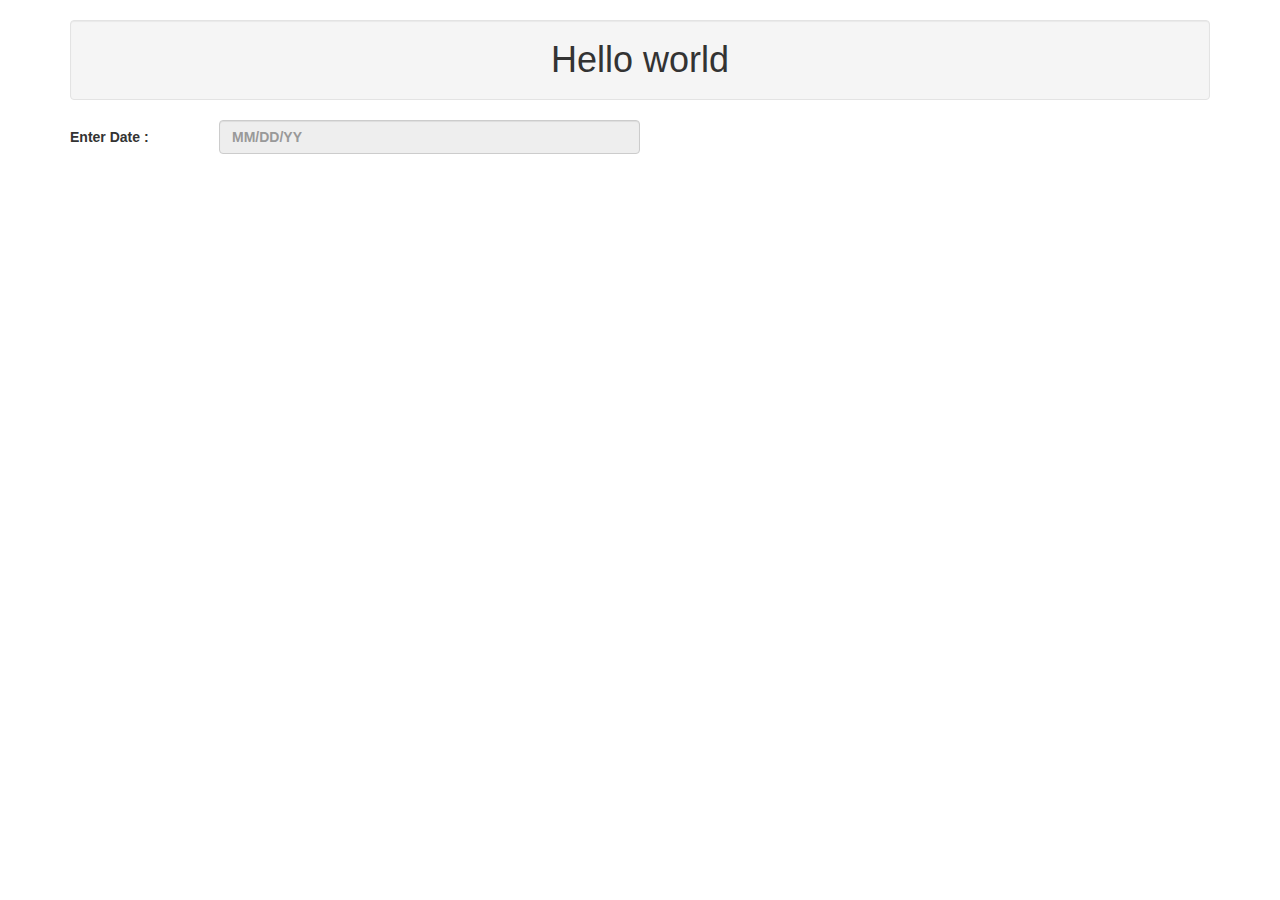
<file: day_14/index.html>
<!DOCTYPE html>
<html lang="en">
<head>
	<meta charset="UTF-8">
	<title>JQuery UI</title>
	<link rel="stylesheet" href="css/style.css">
	<link rel="stylesheet" href="css/bootstrap.min.css">
	<link rel="stylesheet" href="css/jquery-ui.min.css">
</head>
<body>
	
	<div class="container">
		<h1 class="text-center well">Hello world</h1>
	</div>
	<div class="container">
		<table width="50%">
		<tr>
			<th>Enter Date : </th>
			<th><input readonly placeholder="MM/DD/YY" class="form-control" type="text" name="mydate" id="mydate"></th>
		</tr>
	</table>	
	</div>
	
	
	
	
	
	
	<script src="js/jquery-3.2.0.min.js"></script>
	<script src="js/jquery-ui.min.js"></script>
	<script src="js/bootstrap.min.js"></script>
	<script src="js/main.js"></script>
</body>
</html>
</file>
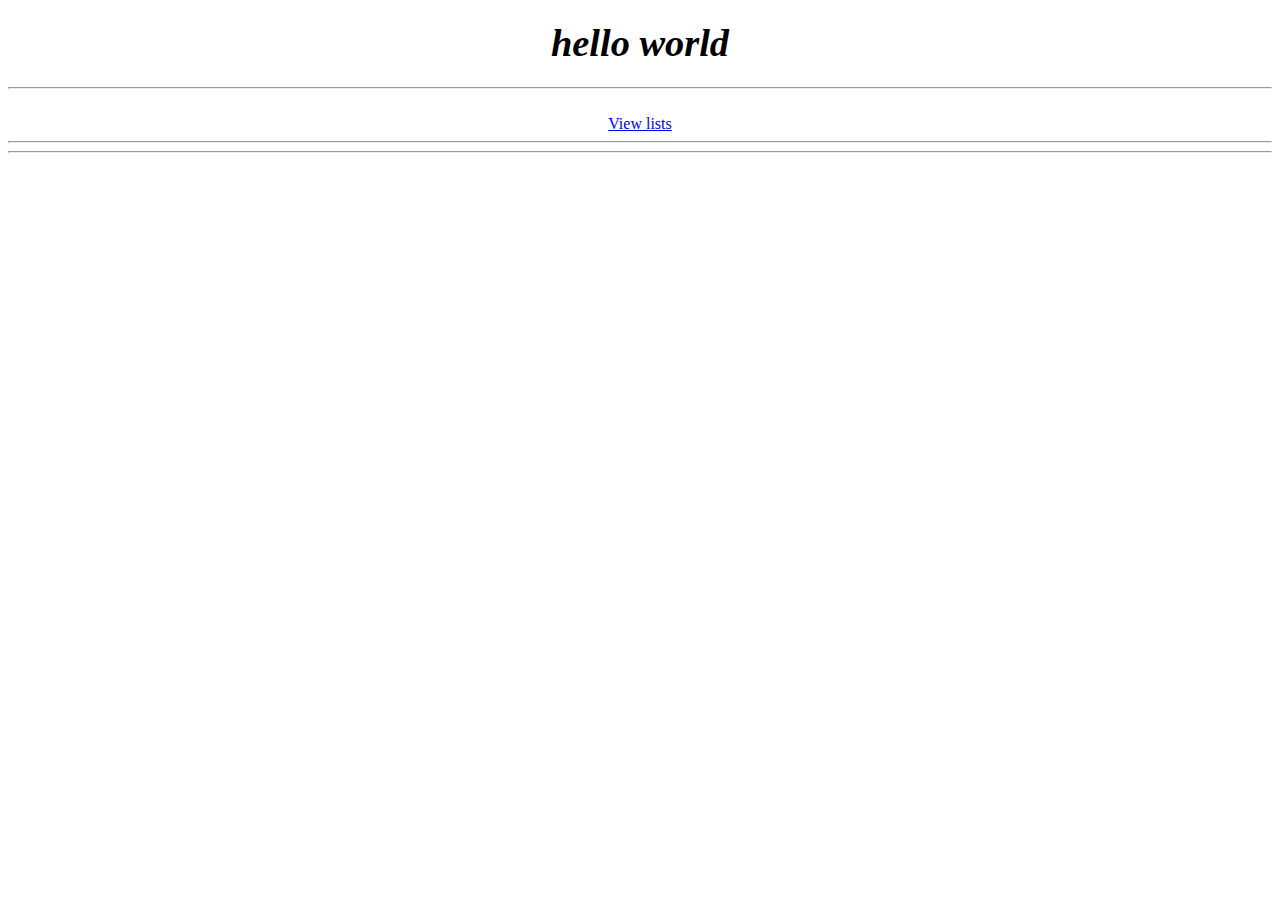
<file: day_2/index.html>
<!DOCTYPE html>
<html>
   <head>
        <title>2nd class</title>
        <meta charset="utf-8">
    <style>
        body{
            text-align: center;
        }
    </style>   
       
       
   </head>
    

    <body>
        <h1><big><i>hello world</i></big></h1>
        <hr><br>
        <a href="fruits.html">View lists</a>
        <hr>
        <hr>
        
    
    </body>
</html>
</file>
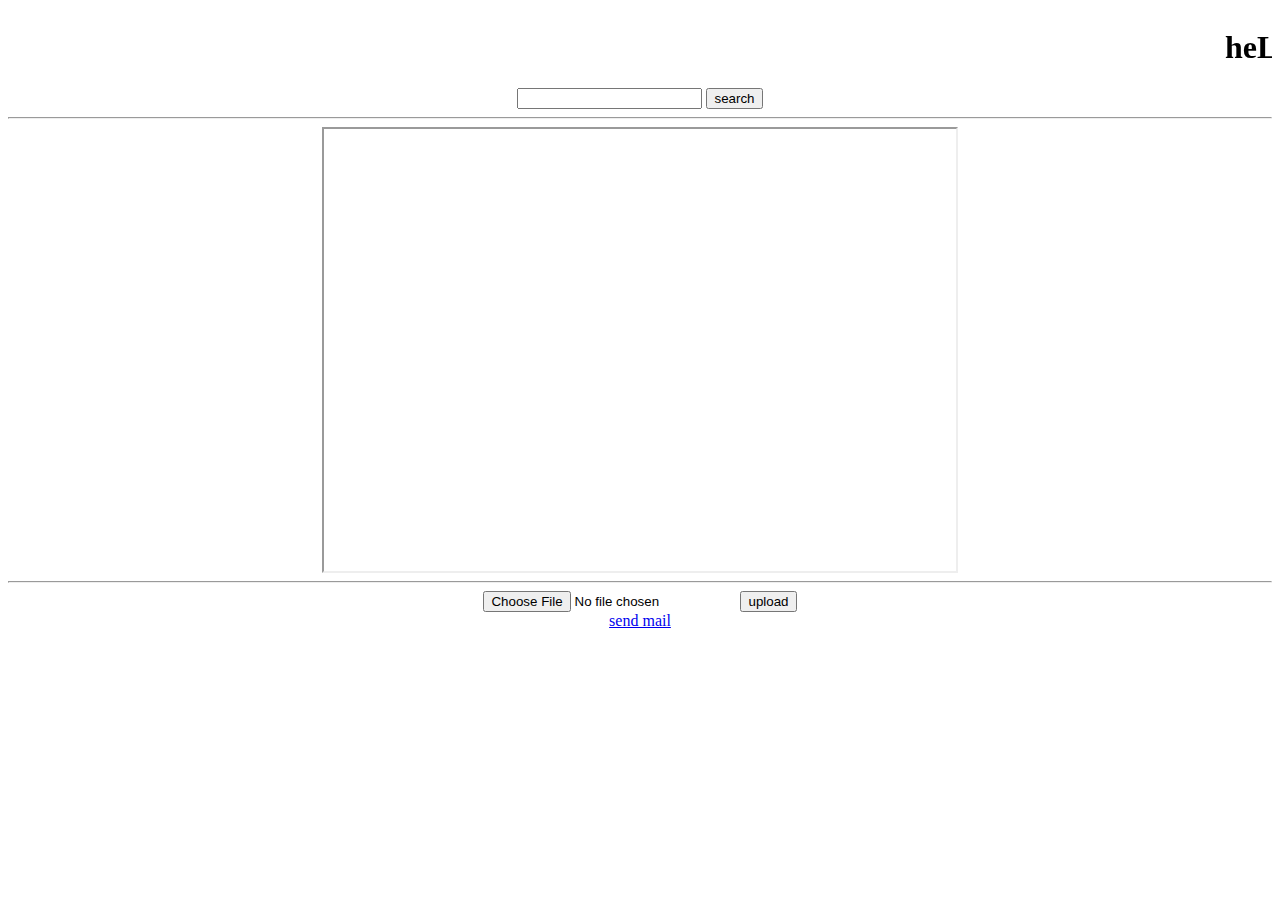
<file: day_3/index.html>
<! DOCTYPE html>
<html>
    <head>
        <title>day 3</title>
        <style>
            body{
                text-align: center;
            }
        </style>
    </head>
    <body>
       <marquee>
           <h1>heLLo</h1> 
       </marquee>
       <input list="fruits">
           <datalist id="fruits">
               <option value="mango"></option>
               <option value="banana"></option>
               <option value="orange"></option>
               <option value="apple"></option>
           </datalist>
           <input type="button" value="search">
       <hr>
        <iframe src="https://www.w3schools.com/html/" height="50%" width="50%">
            <p>not supported in your browser</p>
        </iframe>            
        <hr>
        <input type="file">
        <input type="button" value="upload" onclick="alert('hi')"><br>
        <a href="mailto:bhacker150@gmail.com">send mail</a>
            
    </body>
</html>
</file>
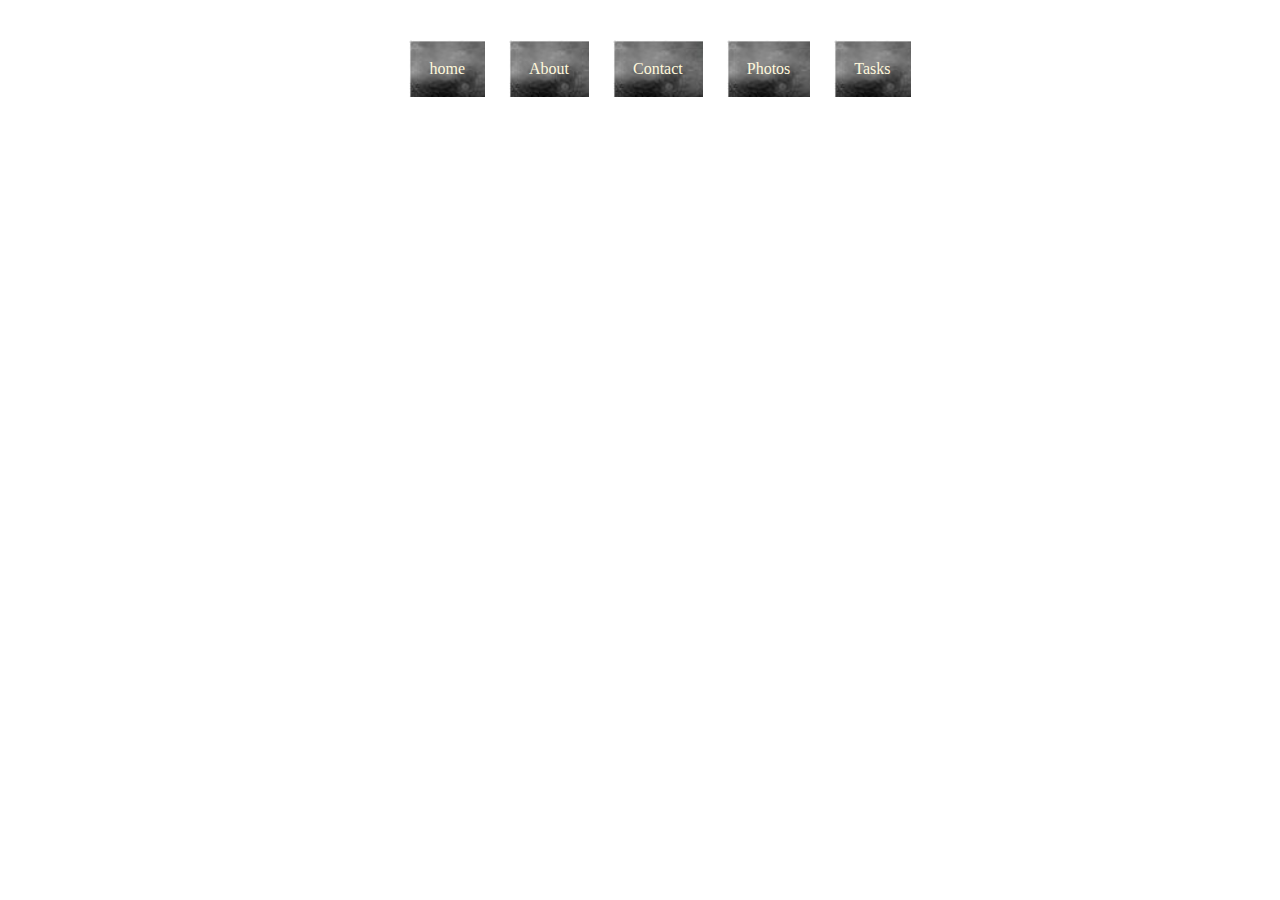
<file: day_4/index.html>
<! DOCTYPE html>
<html>
    <head>
        <title>day 4</title>
        <link rel="stylesheet" href="style.css">  
    </head>
    <body>
        <ul>
            <li><a href="#">home</a></li>
            <li><a href="#">About</a></li>
            <li><a href="#">Contact</a></li>
            <li><a href="#">Photos</a></li>
            <li><a href="#">Tasks</a></li>
        </ul>
    </body>
</html>
</file>
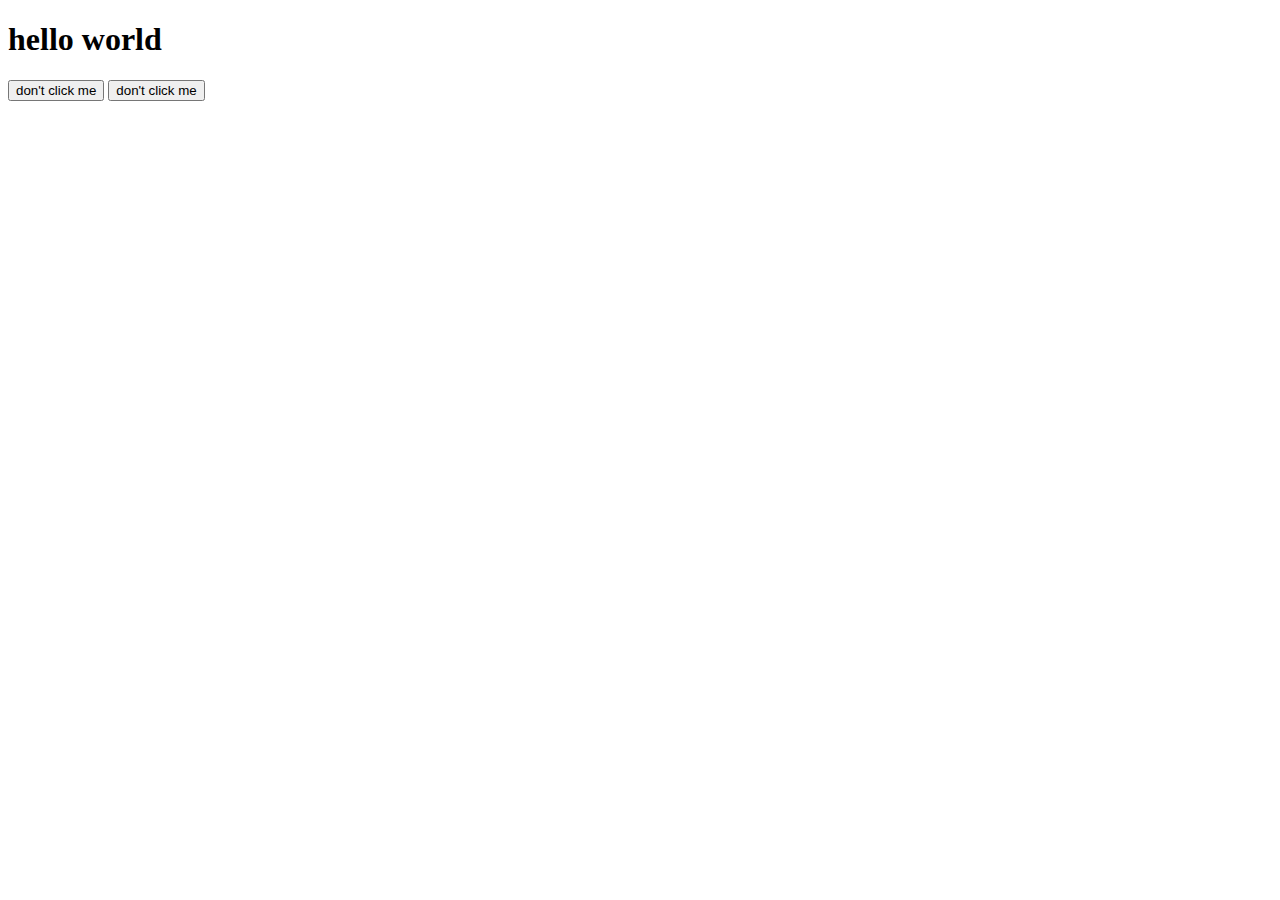
<file: day_9/index.html>
<!DOCTYPE html>
<html lang="en">
<head>
    <meta charset="UTF-8">
    <title>Event</title>
</head>
<body>
    <h1>hello world</h1>
    <button>don't click me</button>
    <button>don't click me</button>
    <script src="test.js"></script>
</body>
</html>
</file>
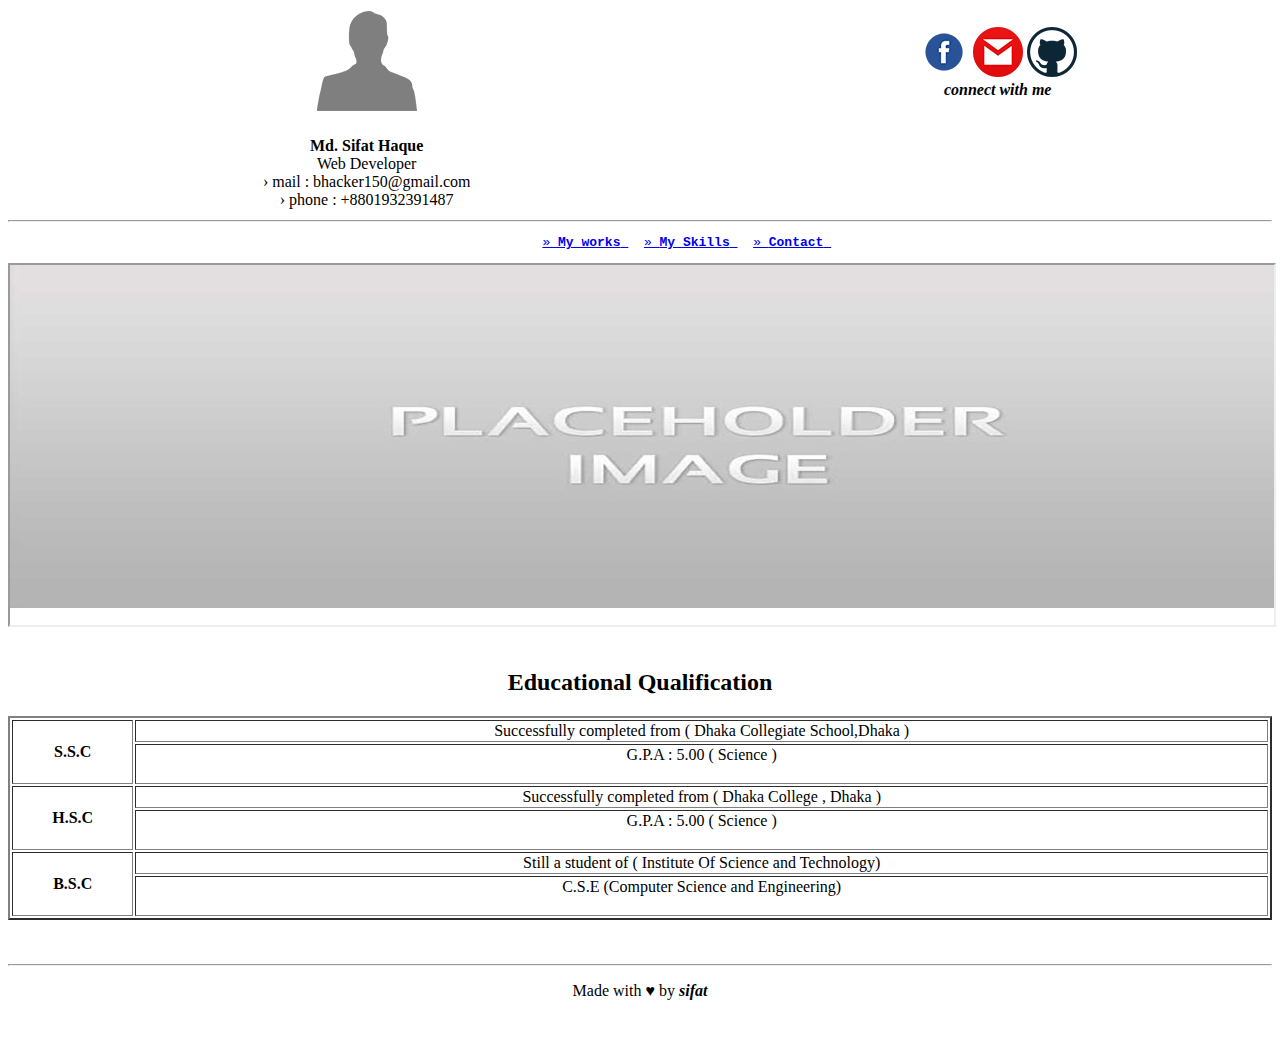
<file: task_1/index.html>
<!DOCTYPE html>
<html>
    <head>
        <title>my CV</title>
        <meta charset="utf-8">
    </head>
    <body style="text-align:center" >
        <table width="100%">
            <!--start of heading-->
            <tr>
                <td><img src="images/logo.png"></td>
                <td>
                   <a href="http://facebook.com" target="_blank"><img src="images/facebook.png" alt="facebook"></a> 
                    <a href="http://gmail.com" target="_blank"> <img src="images/gmail.png" alt="gmail"></a> 
                    <a href="http://github.com" target="_blank"> <img src="images/git.png" alt="github"></a>
                    <br>
                    <b><i>connect with me</i></b>
                </td>
                
            </tr>
            <tr>
                <td><br><b>Md. Sifat Haque</b><br>Web Developer<br> 
                  &rsaquo;  mail : bhacker150@gmail.com<br>
                   &rsaquo; phone : +8801932391487<br>
                </td>
            </tr>
        </table> <hr>
        <!--end of heading -->
        
       
        
        <!--starting link section-->  
        <pre>
            <a href="works.html" target="frame">&raquo; <b>My works</b> </a>  <a href="skills.html" target="frame">&raquo; <b>My Skills</b> </a>  <a href="form.html" target="frame">&raquo; <b>Contact</b> </a></pre>
        <!--end of link section-->
        
       
        
        <!--starting iframe-->
        <iframe width="100%" height="360px" name="frame" src="images/placeholder-image.jpg"></iframe><br><br>
        
        <!--ending iframe-->
        
        
        <!--start ofEducational qualification section-->
        <h2>Educational Qualification</h2>
        <table width="100%" border="2">
            <tr>
                <th rowspan="2">S.S.C</th>
                <td>
                    Successfully completed from ( Dhaka Collegiate School,Dhaka )
                    
                </td>
            </tr>
            <tr>
                <td>G.P.A : 5.00 ( Science )<br><br></td>
            </tr>
            <tr>
                <th rowspan="2">H.S.C</th>
                <td>
                    Successfully completed from ( Dhaka College , Dhaka )
                    
                </td>
            </tr>
            <tr>
                <td>G.P.A : 5.00 ( Science )<br><br></td>
            </tr>
            <tr>
                <th rowspan="2">B.S.C</th>
                <td>
                    Still a student of ( Institute Of Science and Technology)
                    
                </td>
            </tr>
            <tr>
                <td>C.S.E (Computer Science and Engineering)<br><br></td>
            </tr>
        </table><br><br>
        
        <!-- end of Educational qualification section-->
        
       
        
        <!--start footer--> 
        <footer>
            <hr>
            <p>Made with &hearts; by <b><i>sifat</i></b></p>
        </footer><br><br>
       
        <!--end footer-->
        
        
        
    </body>
</html>
</file>
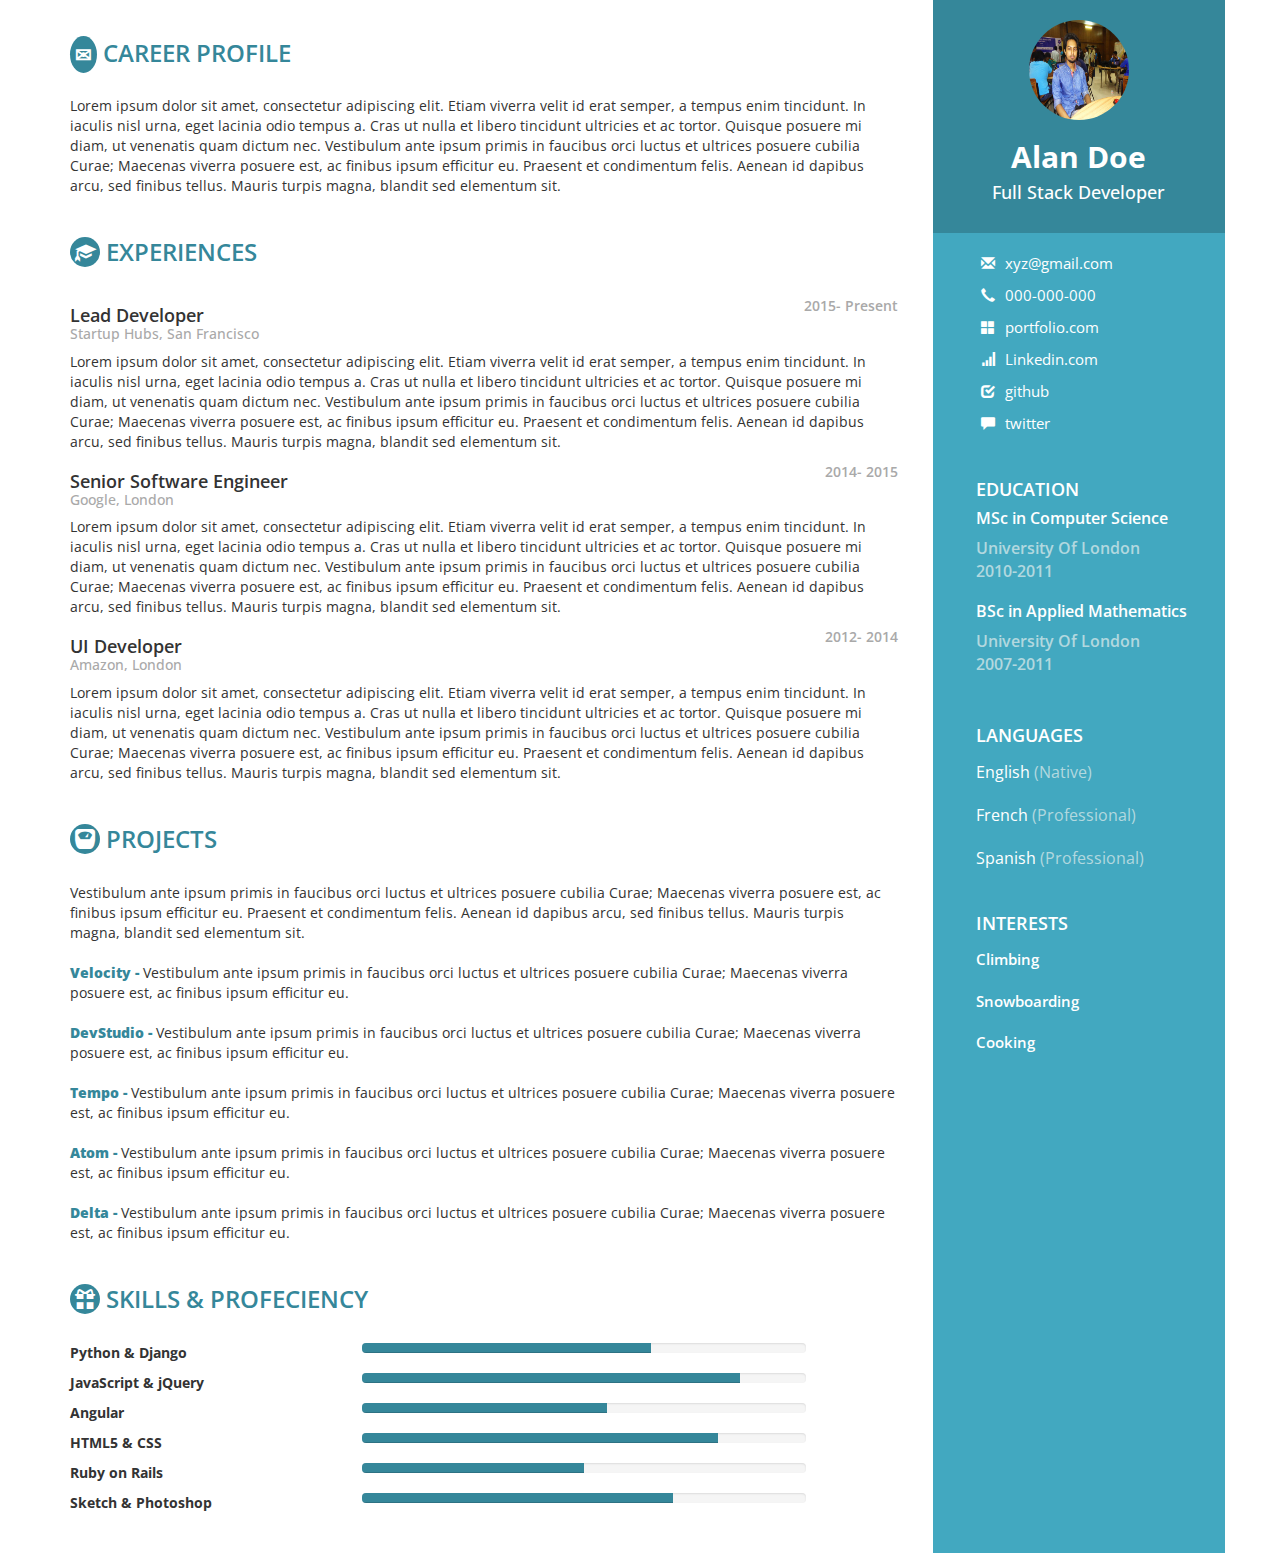
<file: task_2/index.html>
<!DOCTYPE html>
<html lang="en">
    <head>
        <meta charset="utf-8">
        <meta http-equiv="X-UA-Compatible" content="IE=edge">
        <meta name="viewport" content="width=device-width, initial-scale=1">
        <!-- The above 3 meta tags *must* come first in the head; any other head content must come *after* these tags -->
        <title>CV</title>

        <!-- Bootstrap -->
        <link href="css/bootstrap.min.css" rel="stylesheet">
        <link href="css/style.css" rel="stylesheet" />
    </head>
    
    <body>
        <div class="container">
            <div class="row row-eq-height">
                <!--start of left portion-->
                <div class="col-sm-9 left">
                    <div class="career">
                        <h3><span class="glyphicon-envelope glyphicon-background"></span> CAREER PROFILE</h3>
                        <p>Lorem ipsum dolor sit amet, consectetur adipiscing elit. Etiam viverra velit id erat semper, a tempus enim tincidunt. In iaculis nisl urna, eget lacinia odio tempus a. Cras ut nulla et libero tincidunt ultricies et ac tortor. Quisque posuere mi diam, ut venenatis quam dictum nec. Vestibulum ante ipsum primis in faucibus orci luctus et ultrices posuere cubilia Curae; Maecenas viverra posuere est, ac finibus ipsum efficitur eu. Praesent et condimentum felis. Aenean id dapibus arcu, sed finibus tellus. Mauris turpis magna, blandit sed elementum sit.</p>
                    </div>
                    
                    <div class="experiences">
                        <h3><span class="glyphicon glyphicon-education glyphicon-background"></span> EXPERIENCES</h3>
                        <h4>Lead Developer</h4><span class="date"> 2015- Present</span>
                        <h5>Startup Hubs, San Francisco</h5>
                        <p>Lorem ipsum dolor sit amet, consectetur adipiscing elit. Etiam viverra velit id erat semper, a tempus enim tincidunt. In iaculis nisl urna, eget lacinia odio tempus a. Cras ut nulla et libero tincidunt ultricies et ac tortor. Quisque posuere mi diam, ut venenatis quam dictum nec. Vestibulum ante ipsum primis in faucibus orci luctus et ultrices posuere cubilia Curae; Maecenas viverra posuere est, ac finibus ipsum efficitur eu. Praesent et condimentum felis. Aenean id dapibus arcu, sed finibus tellus. Mauris turpis magna, blandit sed elementum sit.</p>
                        
                        <h4>Senior Software Engineer</h4><span class="date"> 2014- 2015</span>
                        <h5>Google, London</h5>
                        <p>Lorem ipsum dolor sit amet, consectetur adipiscing elit. Etiam viverra velit id erat semper, a tempus enim tincidunt. In iaculis nisl urna, eget lacinia odio tempus a. Cras ut nulla et libero tincidunt ultricies et ac tortor. Quisque posuere mi diam, ut venenatis quam dictum nec. Vestibulum ante ipsum primis in faucibus orci luctus et ultrices posuere cubilia Curae; Maecenas viverra posuere est, ac finibus ipsum efficitur eu. Praesent et condimentum felis. Aenean id dapibus arcu, sed finibus tellus. Mauris turpis magna, blandit sed elementum sit.</p>
                        
                        <h4>UI Developer</h4><span class="date"> 2012- 2014</span>
                        <h5>Amazon, London</h5>
                        <p>Lorem ipsum dolor sit amet, consectetur adipiscing elit. Etiam viverra velit id erat semper, a tempus enim tincidunt. In iaculis nisl urna, eget lacinia odio tempus a. Cras ut nulla et libero tincidunt ultricies et ac tortor. Quisque posuere mi diam, ut venenatis quam dictum nec. Vestibulum ante ipsum primis in faucibus orci luctus et ultrices posuere cubilia Curae; Maecenas viverra posuere est, ac finibus ipsum efficitur eu. Praesent et condimentum felis. Aenean id dapibus arcu, sed finibus tellus. Mauris turpis magna, blandit sed elementum sit.</p>
                    </div>
                    <div class="projects">
                        <h3><span class="glyphicon glyphicon-scale glyphicon-background"></span> PROJECTS</h3>
                        <p>Vestibulum ante ipsum primis in faucibus orci luctus et ultrices posuere cubilia Curae; Maecenas viverra posuere est, ac finibus ipsum efficitur eu. Praesent et condimentum felis. Aenean id dapibus arcu, sed finibus tellus. Mauris turpis magna, blandit sed elementum sit.</p>
                        
                        <p class="project-paragraph"><span class="project-heading">Velocity - </span> Vestibulum ante ipsum primis in faucibus orci luctus et ultrices posuere cubilia Curae; Maecenas viverra posuere est, ac finibus ipsum efficitur eu.</p>
                        
                        <p class="project-paragraph"><span class="project-heading">DevStudio - </span> Vestibulum ante ipsum primis in faucibus orci luctus et ultrices posuere cubilia Curae; Maecenas viverra posuere est, ac finibus ipsum efficitur eu.</p>
                        
                        <p class="project-paragraph"><span class="project-heading">Tempo - </span> Vestibulum ante ipsum primis in faucibus orci luctus et ultrices posuere cubilia Curae; Maecenas viverra posuere est, ac finibus ipsum efficitur eu.</p>
                        
                        <p class="project-paragraph"><span class="project-heading">Atom - </span> Vestibulum ante ipsum primis in faucibus orci luctus et ultrices posuere cubilia Curae; Maecenas viverra posuere est, ac finibus ipsum efficitur eu.</p>
                        
                        <p class="project-paragraph"><span class="project-heading">Delta - </span> Vestibulum ante ipsum primis in faucibus orci luctus et ultrices posuere cubilia Curae; Maecenas viverra posuere est, ac finibus ipsum efficitur eu.</p>
                    </div>
                    <div class="skills">
                        <h3><span class=" glyphicon glyphicon-gift glyphicon-background"></span> SKILLS & PROFECIENCY</h3>
                        <div class="progress_bar">
                            <div class="row">
                                <div class="col-sm-4 progress_tag">
                                    <p>Python & Django</p>
                                    <p>JavaScript & jQuery</p>
                                    <p>Angular</p>
                                    <p>HTML5 & CSS</p>
                                    <p>Ruby on Rails</p>
                                    <p>Sketch & Photoshop</p>
                                </div>
                                <div class="progress_mark col-sm-8">
                                    <div class="progress">
                                        <div class="progress-bar bg-success" role="progressbar" style="width: 65%" aria-valuenow="25" aria-valuemin="0" aria-valuemax="100"></div>
                                    </div>
                                    <div class="progress">
                                        <div class="progress-bar bg-success" role="progressbar" style="width: 85%" aria-valuenow="25" aria-valuemin="0" aria-valuemax="100"></div>
                                    </div>
                                    <div class="progress">
                                        <div class="progress-bar bg-success" role="progressbar" style="width: 55%" aria-valuenow="25" aria-valuemin="0" aria-valuemax="100"></div>
                                    </div>
                                    <div class="progress">
                                        <div class="progress-bar bg-success" role="progressbar" style="width: 80%" aria-valuenow="25" aria-valuemin="0" aria-valuemax="100"></div>
                                    </div>
                                    <div class="progress">
                                        <div class="progress-bar bg-success" role="progressbar" style="width: 50%" aria-valuenow="25" aria-valuemin="0" aria-valuemax="100"></div>
                                    </div>
                                    <div class="progress">
                                        <div class="progress-bar bg-success" role="progressbar" style="width: 70%" aria-valuenow="25" aria-valuemin="0" aria-valuemax="100"></div>
                                    </div>
                                    <!--<p><progress max="100" value="70"></progress></p>
                                    <p><progress max="100" value="75"></progress></p>
                                    <p><progress max="100" value="40"></progress></p>
                                    <p><progress max="100" value="75"></progress></p>
                                    <p><progress max="100" value="50"></progress></p>-->
                                </div>
                            </div>
                        </div>
                    </div>
                </div>
                <!--end of left portion-->
                
                <!--start of right portion-->
                <div class="col-sm-3 right">
                    <!-- starting of right image part-->
                    <div class="right-head text-center">
                        <img class="img-fluid img-circle" src="images/pic.jpg" alt="picture" />
                        <h2>Alan Doe</h2>
                        <h4>Full Stack Developer</h4>
                    </div>
                    <!--ending of right image part-->
                    
                    <!--starting of right lower part-->
                    
                    <div class="right-low text-left">
                        <!--info part-->
                        <div class="info-part">
                            <ul>
                                <li><a href="#"><span class="glyphicon glyphicon-envelope"></span>xyz@gmail.com</a></li>
                                <li><a href="#"><span class="glyphicon glyphicon-earphone"></span>000-000-000</a></li>
                                <li><a href="#"><span class="glyphicon glyphicon-th-large"></span>portfolio.com</a></li>
                                <li><a href="#"><span class="glyphicon glyphicon-signal"></span>Linkedin.com</a></li>
                                <li><a href="#"><span class="glyphicon glyphicon-check"></span>github</a></li>
                                <li><a href="#"><span class="glyphicon glyphicon-comment"></span>twitter</a></li>
                            </ul>
                        </div>
                        <!-- education part -->
                        <div class="education">
                            <h4>EDUCATION</h4>
                            <h5>MSc in Computer Science</h5>
                            <p>University Of London<br>2010-2011</p>
                            
                            <h5>BSc in Applied Mathematics</h5>
                            <p>University Of London<br>2007-2011</p>
                        </div>
                        <!-- language part -->
                        <div class="language">
                            <h4>LANGUAGES</h4>
                            <p>English <span>(Native)</span></p>
                            <p>French <span>(Professional)</span></p>
                            <p>Spanish <span>(Professional)</span></p>
                        </div>
                        <!-- interest part -->
                        <div class="interest">
                            <h4>INTERESTS</h4>
                            <p>Climbing</p>
                            <p>Snowboarding</p>
                            <p>Cooking</p>
                        </div>
                    </div>
                    
                    <!--ending of right lower part-->
                    
                </div>
                <!---end of right portion-->
            </div>
        </div>
        <!-- jQuery (necessary for Bootstrap's JavaScript plugins) -->
        <script src="js/jquery.min.js"></script>
        <!-- Include all compiled plugins (below), or include individual files as needed -->
        <script src="js/bootstrap.min.js"></script>
    </body>
</html>
</file>
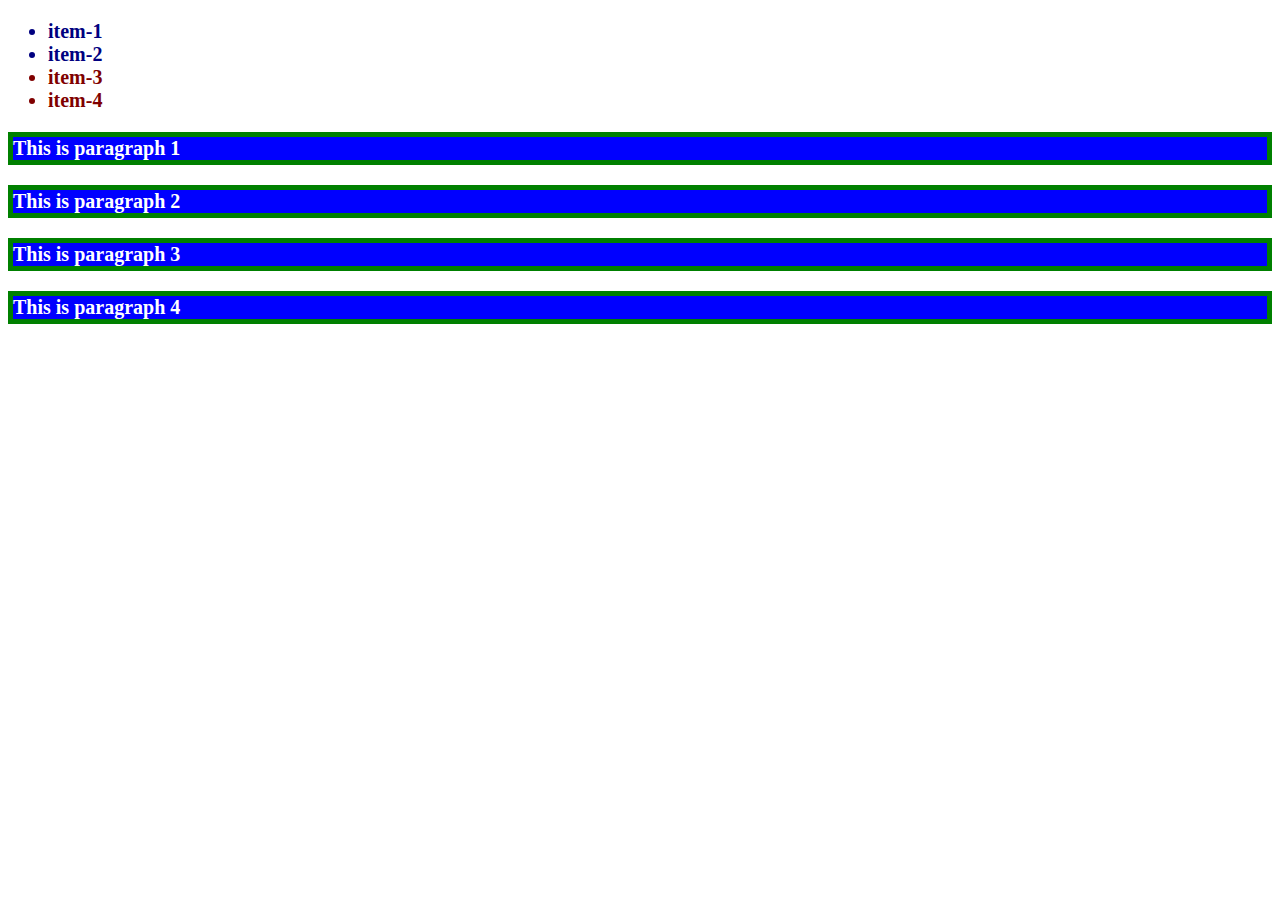
<file: day_12/project/index.html>
<!DOCTYPE html>
<html lang="en">
<head>
	<meta charset="UTF-8">
	<title>Jquery</title>
	<style>
		body{
			font-weight: bolder;
			font-size: 20px;
		}
		.a{
			color: navy;
		}
		.b{
			color: maroon;
		}
	</style>
</head>
<body>

	<ul id="list1">
		<li class="a">item-1</li>
		<li class="a">item-2</li>
		<li class="b">item-3</li>
		<li class="b">item-4</li>
	</ul>
	<p class="a">This is paragraph 1</p>
	<p>This is paragraph 2</p>
	<p class="b">This is paragraph 3</p>
	<p>This is paragraph 4</p>

	<script src="js/jquery-3.2.0.min.js"></script>
	<script src="js/main.js"></script>
</body>
</html>
</file>
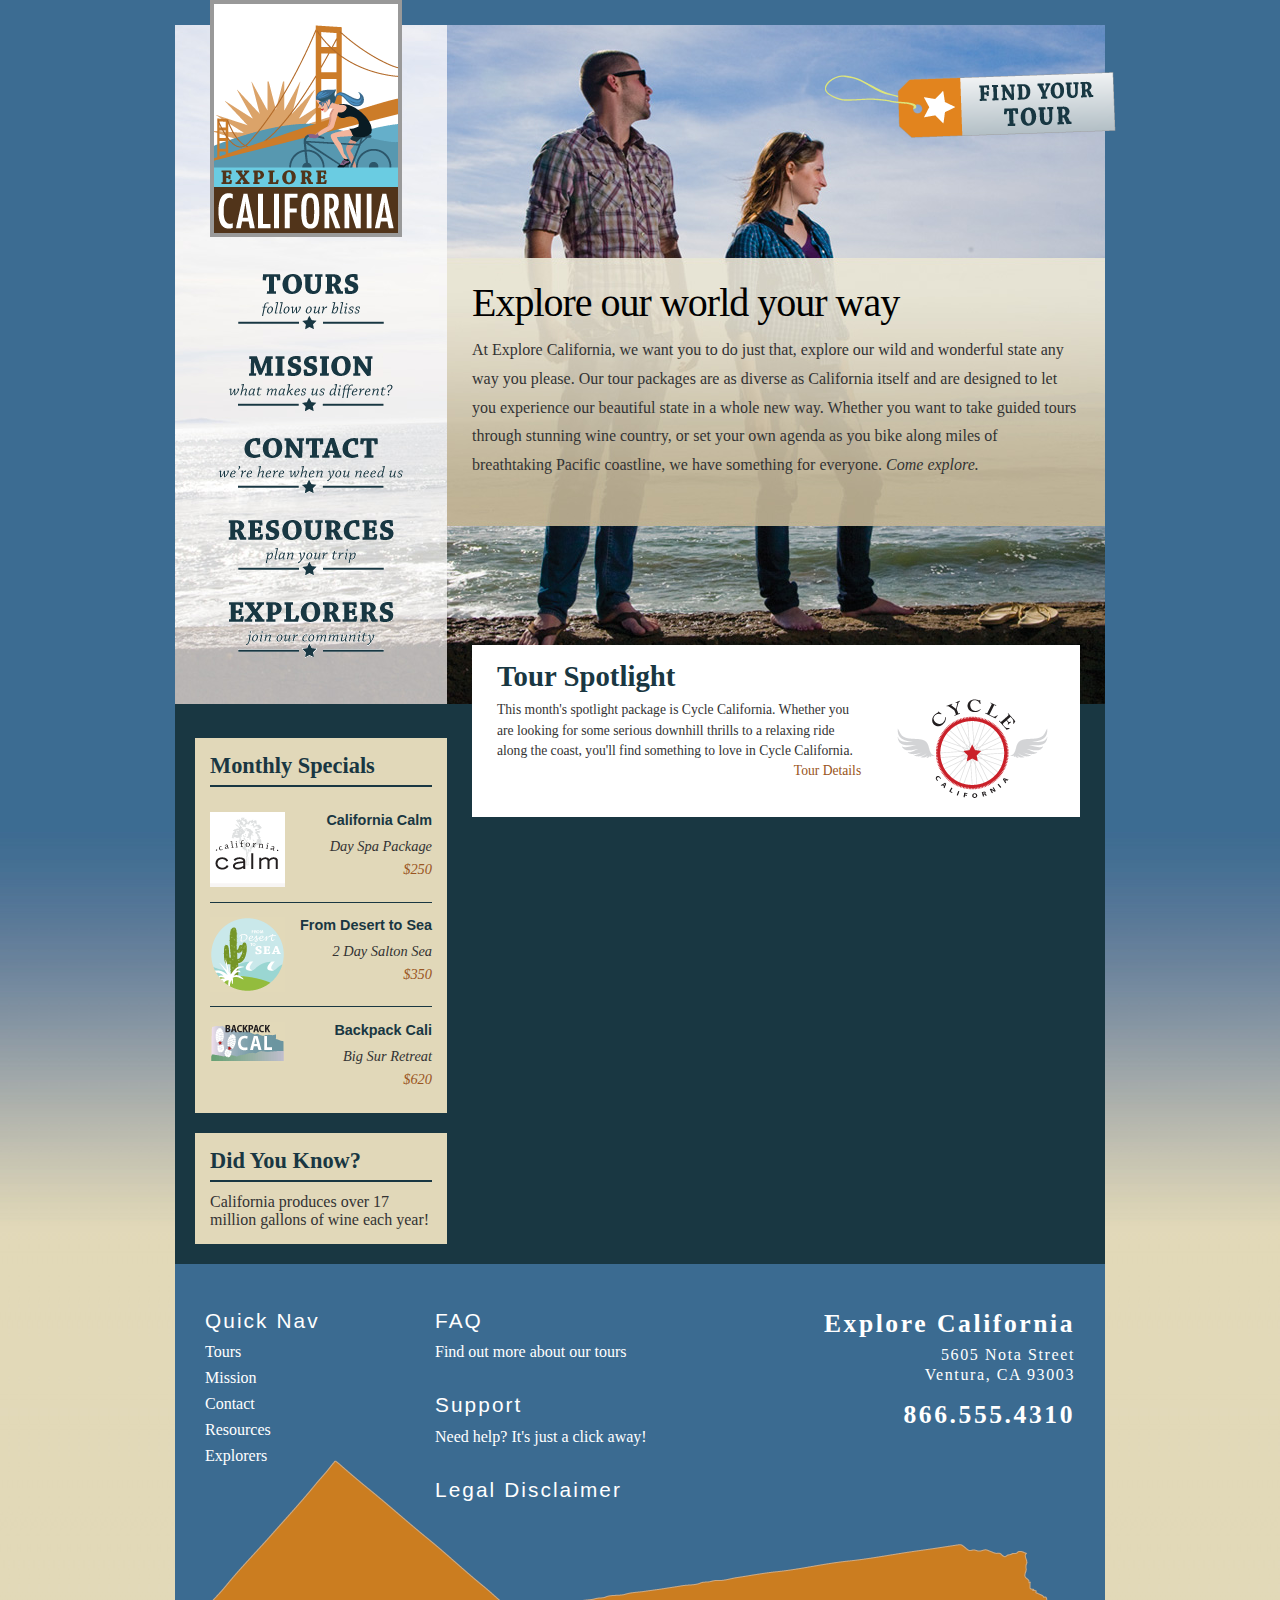
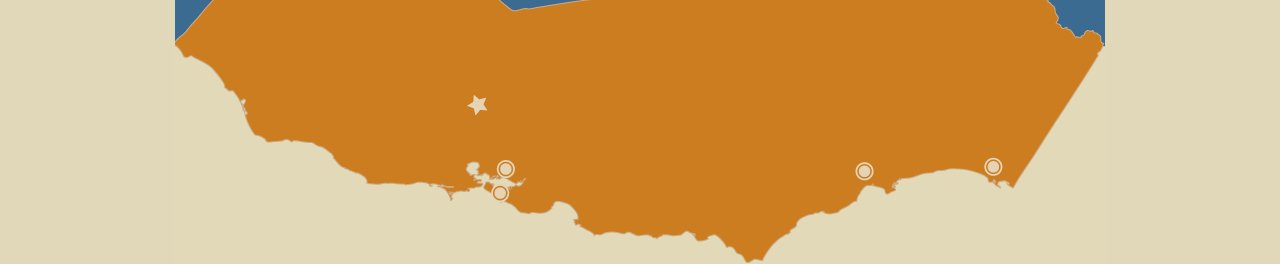
<file: JS_DOM_class/AccessingDOM/index.htm>
<!DOCTYPE html PUBLIC "-//W3C//DTD XHTML 1.0 Transitional//EN" "http://www.w3.org/TR/xhtml1/DTD/xhtml1-transitional.dtd">
<html xmlns="http://www.w3.org/1999/xhtml">
<head>
<meta http-equiv="Content-Type" content="text/html; charset=UTF-8" />
<title>Come Explore California</title>
<link href="_css/main.css" rel="stylesheet" type="text/css" />
</head>
<body id="home">
<div id="wrapper">
  <div id="header">
    <h1><a id="mainTitle" href="index.htm" title="Return to the home page">Welcome to Explore California!</a></h1>
  </div>
  <div id="mainNav">
    <ul id="homeNav">
      <li><a href="#" title="Explore our tours" class="tours">Tours</a></li>
      <li><a href="#" title="What we think" class="mission">Mission</a></li>
      <li><a href="#" title="Contact and support" class="contact">Contact</a></li>
      <li><a href="#" title="Guidance and planning" class="resources">Resources</a></li>
      <li><a href="#" title="Join our community" class="explorers">Explorers</a></li>
    </ul>
</div>
  <div id="mainContent">
    <p id="findTour"><a href="#">Find a tour!</a></p>
    <h1>Explore our world your way</h1>
    <p>At Explore California, we want you to do just that, explore our wild and wonderful state any way you please. Our tour packages are as diverse as California itself and are designed to let you experience our beautiful state in a whole new way. Whether you want to take guided tours through stunning wine country, or set your own agenda as you bike along miles of breathtaking Pacific coastline, we have something for everyone. <em>Come explore.</em></p>
    <div id="spotlight">
      <h2><img src="_images/cycle_logo.gif" width="165" height="120" alt="cycle california" class="articleImage" />Tour Spotlight</h2>
      <p>This month's spotlight package is Cycle California. Whether you are looking for some serious downhill thrills to a relaxing ride along the coast, you'll find something to love in Cycle California. <a href="tours_cycle.htm" title="Explore cycling" class="accent">Tour Details</a></p>
 </div>
    </div>
  <div id="sidebar">
      <div id="specials" class="callOut">
        <h1>Monthly Specials</h1>
        <h2 class="top"><img src="_images/calm_bug.gif" width="75" height="75" alt="California Calm" />California Calm</h2>
        <p>Day Spa Package <br />
          <a href="#">$250</a>        </p>
        <h2><img src="_images/desert_bug.gif" width="75" height="75" alt="From desert to sea" />From Desert to Sea</h2>
        <p>2 Day Salton Sea <br />
          <a href="#">$350</a></p>
        <h2><img src="_images/backpack_bug.gif" width="75" height="41" alt="Backpack Cali" />Backpack Cali</h2>
        <p>Big Sur Retreat <br />
          <a href="#">$620</a></p>
      </div>
      <div id="trivia" class="callOut">
        <h1>Did You Know?</h1>
        <p>California produces over 17 million gallons of wine each year!</p>
      </div>
    </div>
  <div id="footer">
<div id="footerMenu">
  <h3>Quick Nav</h3>
    <ul id="quickNav">
      <li><a href="#" title="Explore our tours">Tours</a></li>
      <li><a href="#" title="What we think">Mission</a></li>
      <li><a href="#" title="Contact and support">Contact</a></li>
      <li><a href="#" title="Guidance and planning">Resources</a></li>
      <li><a href="#" title="Join our community">Explorers</a></li>
    </ul>
</div>
  <div id="footerBody">
  <div id="footerMidCol">
      <h3><a href="#">FAQ</a></h3>
      <p>Find out more about our tours</p>
      <h3><a href="#">Support</a></h3>
      <p>Need help? It's just a click away!</p>
      <h3><a href="#">Legal Disclaimer</a></h3>
    </div>
    <div id="footerRightCol">
      <h1>Explore California</h1>
      <p>5605 Nota Street<br />
        Ventura, CA 93003</p>
      <p class="phone">866.555.4310</p>
    </div>
</div>
  </div>
</div>
<script src="script.js">
</script>
</body>
</html>
</file>
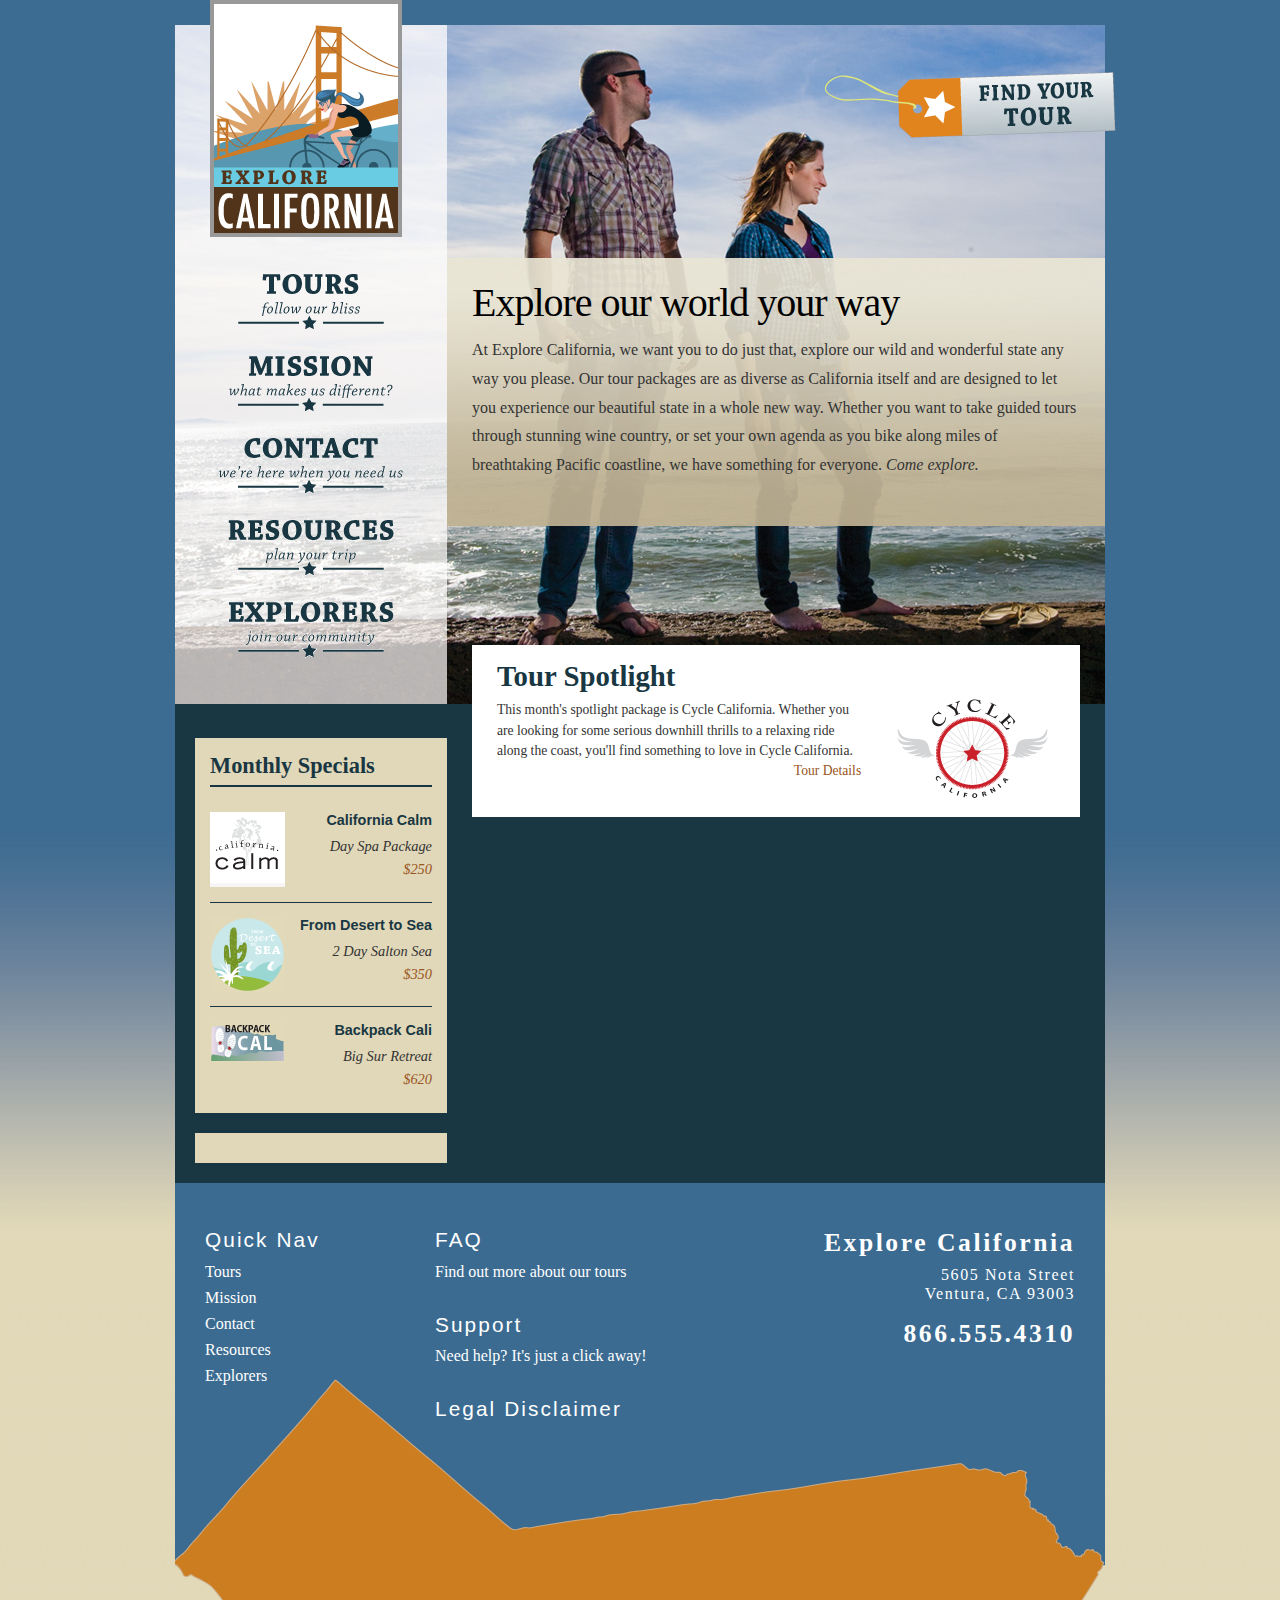
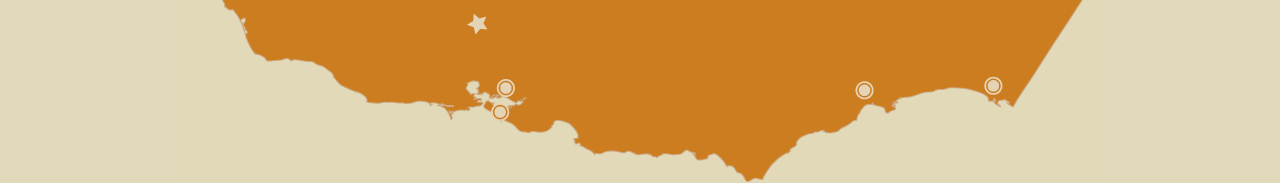
<file: JS_DOM_class/ChangingDOM/index.htm>
<!DOCTYPE html PUBLIC "-//W3C//DTD XHTML 1.0 Transitional//EN" "http://www.w3.org/TR/xhtml1/DTD/xhtml1-transitional.dtd">
<html xmlns="http://www.w3.org/1999/xhtml">
<head>
<meta http-equiv="Content-Type" content="text/html; charset=UTF-8" />
<title>Come Explore California</title>
<link href="_css/main.css" rel="stylesheet" type="text/css" />
</head>
<body id="home">
<div id="wrapper">
  <div id="header">
    <h1><a id="mainTitle" href="index.htm" title="Return to the home page">Welcome to Explore California!</a></h1>
  </div>
  <div id="mainNav">
    <ul id="homeNav">
      <li><a href="#" title="Explore our tours" class="tours">Tours</a></li>
      <li><a href="#" title="What we think" class="mission">Mission</a></li>
      <li><a href="#" title="Contact and support" class="contact">Contact</a></li>
      <li><a href="#" title="Guidance and planning" class="resources">Resources</a></li>
      <li><a href="#" title="Join our community" class="explorers">Explorers</a></li>
    </ul>
</div>
  <div id="mainContent">
    <p id="findTour"><a href="findTour.htm">Find a tour!</a></p>
    <h1>Explore our world your way</h1>
    <p>At Explore California, we want you to do just that, explore our wild and wonderful state any way you please. Our tour packages are as diverse as California itself and are designed to let you experience our beautiful state in a whole new way. Whether you want to take guided tours through stunning wine country, or set your own agenda as you bike along miles of breathtaking Pacific coastline, we have something for everyone. <em>Come explore.</em></p>
    <div id="spotlight">
      <h2><img src="_images/cycle_logo.gif" width="165" height="120" alt="cycle california" class="articleImage" />Tour Spotlight</h2>
      <p>This month's spotlight package is Cycle California. Whether you are looking for some serious downhill thrills to a relaxing ride along the coast, you'll find something to love in Cycle California. <a href="tours_cycle.htm" title="Explore cycling" class="accent">Tour Details</a></p>
 </div>
    </div>
  <div id="sidebar">
      <div id="specials" class="callOut">
        <h1>Monthly Specials</h1>
        <h2 class="top"><img src="_images/calm_bug.gif" width="75" height="75" alt="California Calm" />California Calm</h2>
        <p>Day Spa Package <br />
          <a href="#">$250</a>        </p>
        <h2><img src="_images/desert_bug.gif" width="75" height="75" alt="From desert to sea" />From Desert to Sea</h2>
        <p>2 Day Salton Sea <br />
          <a href="#">$350</a></p>
        <h2><img src="_images/backpack_bug.gif" width="75" height="41" alt="Backpack Cali" />Backpack Cali</h2>
        <p>Big Sur Retreat <br />
          <a href="#">$620</a></p>
      </div>
      <div id="trivia" class="callOut">
		<!-- new content should go here -->
      </div>
    </div>
  <div id="footer">
<div id="footerMenu">
  <h3>Quick Nav</h3>
    <ul id="quickNav">
      <li><a href="#" title="Explore our tours">Tours</a></li>
      <li><a href="#" title="What we think">Mission</a></li>
      <li><a href="#" title="Contact and support">Contact</a></li>
      <li><a href="#" title="Guidance and planning">Resources</a></li>
      <li><a href="#" title="Join our community">Explorers</a></li>
    </ul>
</div>
  <div id="footerBody">
  <div id="footerMidCol">
      <h3><a href="#">FAQ</a></h3>
      <p>Find out more about our tours</p>
      <h3><a href="#">Support</a></h3>
      <p>Need help? It's just a click away!</p>
      <h3><a href="#">Legal Disclaimer</a></h3>
    </div>
    <div id="footerRightCol">
      <h1>Explore California</h1>
      <p>5605 Nota Street<br />
        Ventura, CA 93003</p>
      <p class="phone">866.555.4310</p>
    </div>
</div>
  </div>
</div>
<script src="script.js">
</script>
</body>
</html>
</file>
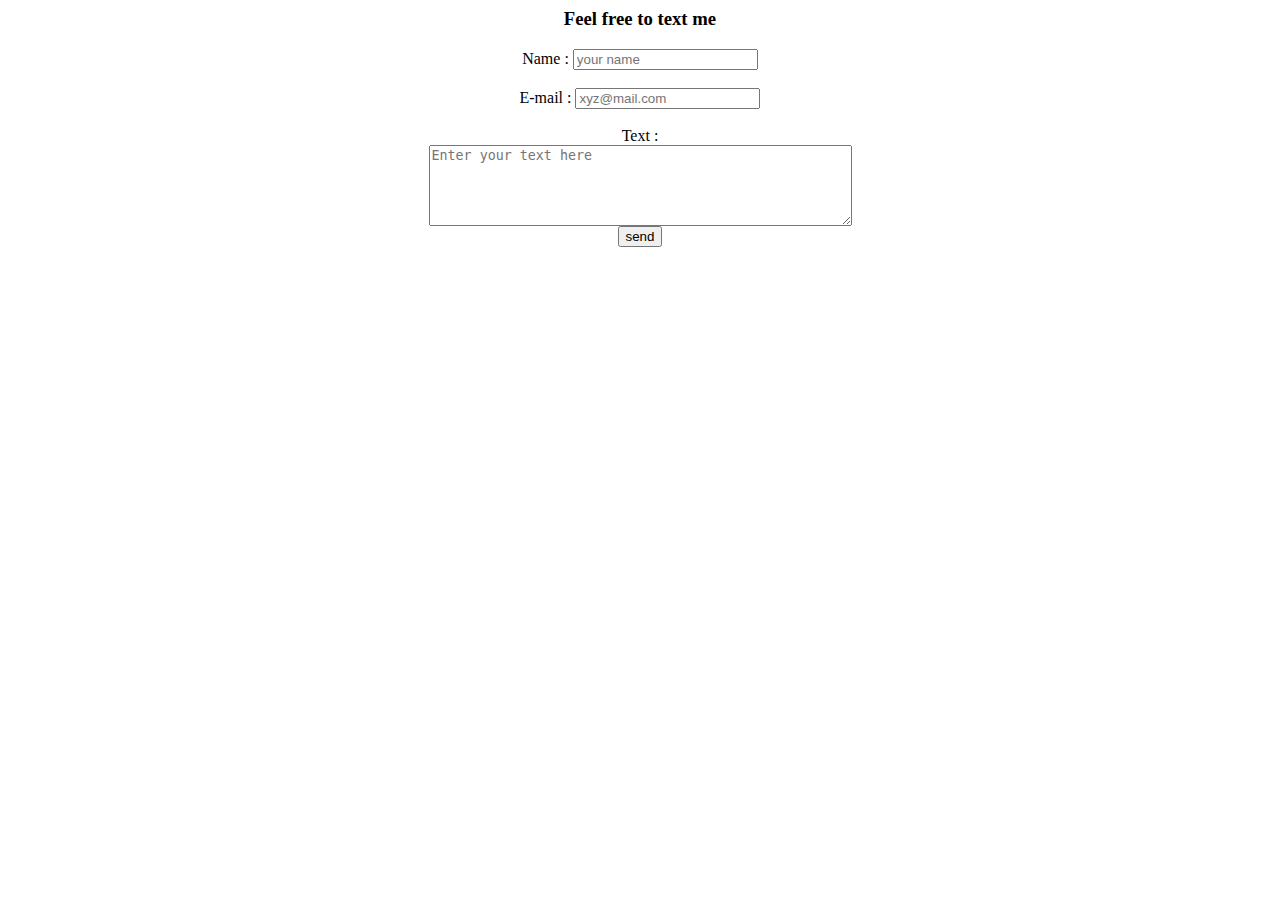
<file: task_1/form.html>
<! DOCTYPE html>
<html>
    <head>
        <title>works section</title>
        <meta charset="utf-8">
    </head>
    <body style="text-align:center" >
        <h3>Feel free to text me </h3>
        <form>
            <label for="name">Name : </label>
            <input type="text" placeholder="your name" name="name" id="name" /><br><br>
            <label for="mail">E-mail : </label>
            <input type="email" placeholder="xyz@mail.com" required name="mail" id="mail"/>
            <br><br>
            <label for="text">Text : </label><br>
            <textarea cols="50" rows="5" id="text" name="text" placeholder="Enter your text here" ></textarea>
            <br>
            <input type="submit" value="send"/>
            
        </form>
    </body>
</html>
</file>
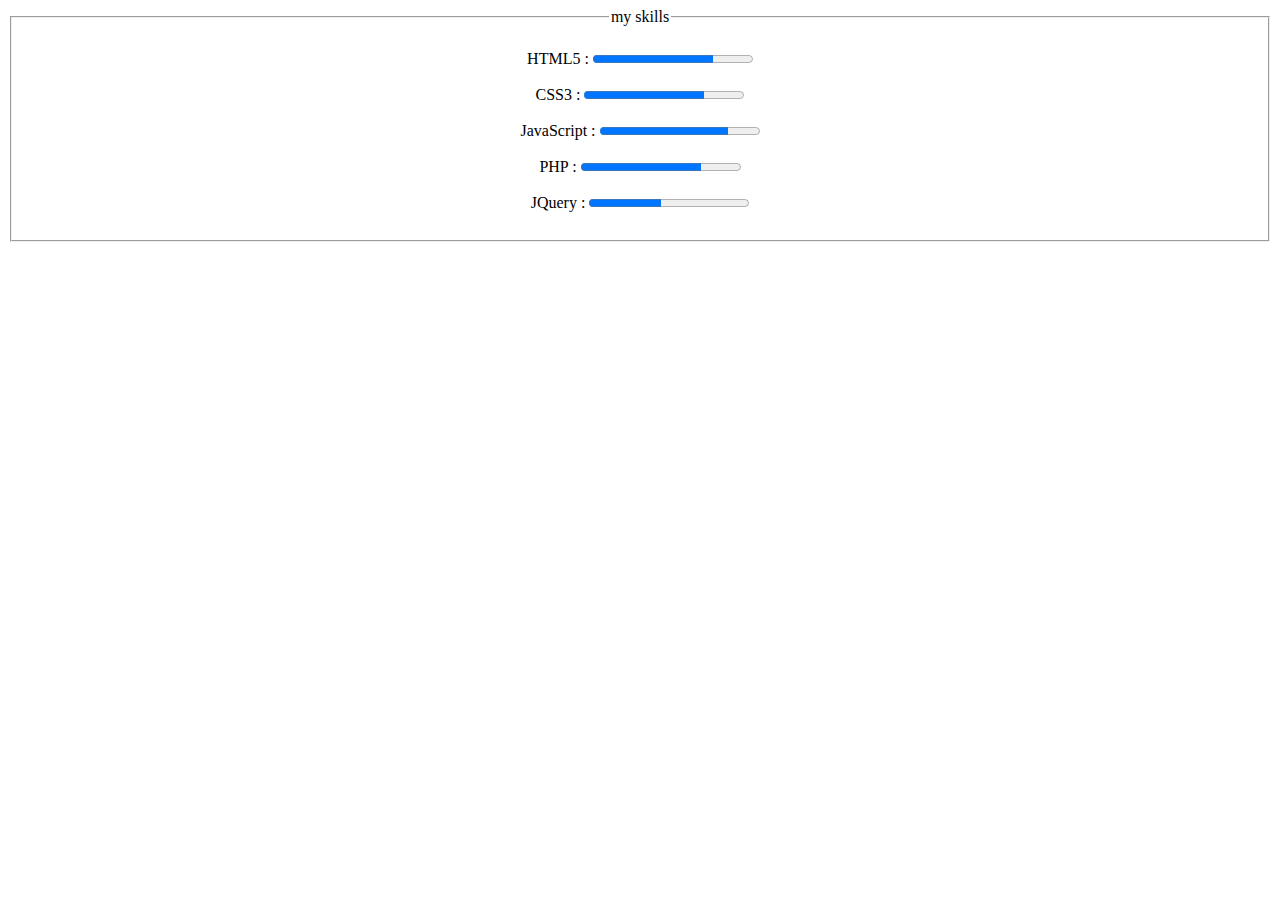
<file: task_1/skills.html>
<! DOCTYPE html>
<html>
    <head>
        <title>works section</title>
        <meta charset="utf-8">
    </head>
    <body style="text-align:center" >
        <fieldset>
            <br>
            <legend>my skills </legend>
            HTML5 : <progress value="75" max="100"></progress><br><br>
            CSS3 : <progress value="75" max="100"></progress>
            <br><br>
            JavaScript : <progress value="80" max="100"></progress>
            <br><br>
            PHP : <progress value="75" max="100"></progress>
            <br><br>
            JQuery : <progress value="45" max="100"></progress>
            <br><br>
        </fieldset>
    </body>
</html>
</file>
<file: day_14/css/style.css>
*{
	padding: 0;
	margin: 0;
}
</file>
<file: day_4/style.css>
body{
    text-align: center;
}
ul{
    list-style: none;
    margin-top: 50px;
}

ul li{
    display: inline-block;
    padding: 10px;
}
ul li a{
    padding: 20px;
    background: url("nav.jpg");
    color:cornsilk;
    text-decoration: none;
    transition: 1s;
}
ul li a:hover{
    padding: 50px 20px;
    color: aliceblue;
}
</file>
<file: task_2/css/style.css>
@import url('https://fonts.googleapis.com/css?family=Open+Sans');
body{
    font-family: 'Open Sans', sans-serif;
}
*{
    margin: 0;
    padding: 0;
}
.row-eq-height{
    display: -webkit-flex;
    display: -mz-flex;
    display: flex;
}
/* left portion */
.left{
    
}
.career{
    
}
.glyphicon-background{
    background: #35879a;
    color: #fff;
    padding: 5px;
    border-radius: 50%;
    font-size: 20px;
}
.career h3, .experiences h3, .projects h3, .skills h3{
    color: #35879a;
    font-weight: 600;
    padding: 20px 0px;
}
.career p, .experiences p, .projects p{
    margin-right: 20px;
}
.experiences{
    
}
.experiences h4{
    position: absolute;
    font-weight: 600;
}
.date{
    float: right;
    position: relative;
    font-weight: 600;
    margin-right: 20px;
    color: darkgray;
}
.experiences h5{
    clear: both;
    padding-top: 10px;
    color: darkgray;
}
.experiences p{
    
}
.projects{
    
}
.project-heading{
    font-weight: 900;
    color: #35879a
}
.project-paragraph{
    padding-top: 10px;
    margin-right: 20px;
}
.skills{
    
}
.progress_tag p{
    font-weight: bolder;
}
.progress{
    height: 10px;
    width: 80%;
}
.progress_bar{
    padding-bottom: 15px;
    margin-bottom: 15px;
}
.progress-bar{
    background: #35879a;
}
/* right portion */
.right{
    padding: 0px;
    background-color: #42a8c0; 

}
/* right head part */

.right-head {
    background-color: #35879a;
    color: #fff;
    padding: 20px;
}

.right-head h2{
    font-weight: 700;
}

.right-head h4{
    background-color: #35879a;
    color: #fff;
}

.right-head img {
    height: 100px;
    width: 100px;
}

/* right low part */

.right-low{
    color: #fff;
    padding: 10px 0px 10px 15%;
}

/* right info part */

.info-part{
    padding-top: 5px;
}
.info-part ul{
    
}
.info-part ul li{
    list-style: none;
    padding: 5px;
}
.info-part ul span{
    color: #fff;
    padding-right: 10px;
    font-size: .9em;
}
.info-part ul li a{
    text-decoration: none;
    color: #fff;
    font-size: 1.1em;
}

/*Education part*/

.education {
    
}
.education h4, .language h4, .interest h4{
    margin-top: 20px;
    padding-top: 20px;
    font-weight: 600;
}
.education h5{
    font-weight: 600;
    font-size: 16px;
}
.education p{
    font-weight: 600;
    font-size: 16px;
    color: #b2d8df;
    padding-bottom: 10px;   
}
/* language part */
.language{
    font-size: 16px;
}
.language p{
    padding: 5px 0px;
}
.language p span{
    color: #b2d8df;
}
/* interest part */
.interest{
    
}
.interest p{
    padding: 5px 0px;
    font-weight: 600;
    font-size: 15px;
}
</file>
<file: JS_DOM_class/AccessingDOM/_css/main.css>
@charset "UTF-8";

/*style sheet for Explore California

©2010 lynda.com
This style sheet may be reused for personal education only
any reuse, educational or otherwise, without the expressed 
consent of lynda.com is prohibited.*/

/* -------- color guide ----------
#3c6b92 : main blue
#6acce2 : light blue
#2c566a : teal accent
#193742 : dark blue
#e1d8b9 : sand accent
#cb7d20 : orange accent
#51341a : brown
#995522 : dark orange (used for links or high contrast accents)
#cb202a : red accent (this color does not encode well, use only for small accents)
#896287 : purple
*/

/* to jump to a specific section search for the unique character pair at the front of each TOC section 
	<<<tip, highlight the special character and use the shortcut for Find Selection Cntr/Cmd + Shift + G >> */

/* ----- Style sheet TOC ----------------
      ^1 Global constants
	  ^2 CSS reset
	  ^3 Global classes
	  ^4 Home page layout
	  ^5 Top-level layout
	  ^6 Region detail styles
		  ^6a Header
		  ^6b Navigation
		  ^6c Main Content
		  	^6d data tables
			^6e spotlight region
			^6f forms
		^6g Sidebar
		^6h Footer
*/

/* ^1 --------------------------- global constants -------------------------*/
html, body {
	margin: 0px;
	padding: 0px;
}

body {
	text-align:center;
	font: 100% Georgia, "Times New Roman", Times, serif;
	background: #e1d8b9 url(../_images/page_background.jpg) repeat-x;
	margin-top: 25px;
}
/* ^2 --------------- limited-scale reset ---------------- */
h1, h2, h3, h4, h5, h6, p, address, blockquote, div, ul, li {
	margin: 0;
	padding: 0;
}
p {
	color:#333;
}
a {
	color: #995522;
	text-decoration: none;
}
a:hover {
	color: #cb7d20;
	border-bottom: 1px dashed #cb7d20;
}
a.accent {
	display: block;
	text-align: right;
}
a.accent:hover {
 	border: none;
	color: #cb202a;
}
/* ^3 ------ global classes -------- */
.floatRight {
	float: right;
}
.floatLeft {
	float: left;
}
.clearRight {
	clear: right;
}
.clearLeft {
	clear: left;
}
.clearBoth {
	clear: both;
}
.callOut {
	background: #e1d8b9;
	padding: 15px;
	margin-bottom: 25px;
}
.callOut h1 {
	font-size: 1.4em;
	color: #193742;
	border-bottom: 2px solid #193742;
	margin-bottom: .5em;
	padding-bottom: .25em;
}
#wrapper {
 	position: relative;
	padding: 0;
	width: 930px;
	margin: 0 auto;
	background: #fff;
	text-align: left;
}

/* ^4 ------------- home page specfic layout styles ----------- */
body#home #wrapper {
	background: #193742 url(../_images/main_back.jpg) no-repeat;
}

body#home #mainContent {
	padding-top: 234px;
}
/* ^5 --------------------- top-level region layout styles ------------------- */
/* top-level regions are header, mainNav, mainContent, sidebar, & footer */

/* header */
#header {
	width: 192px;
	height: 237px;
	position: absolute;
	top: -25px;
	left: 35px;
}
/* mainNav */
#mainNav {
	float: left;
	width: 272px;
	margin-top: 233px;
}
/* mainContent */
#mainContent {
	padding-right: 25px;
	float: right;
	width: 608px;
	margin-bottom: 45px;
}
/* sidebar */
#sidebar {
	float: left;
	clear:left;
	width: 272px;
}
/* footer */
#footer {
	width: 870px;
	height: 525px;
	clear: both;
	background: url(../_images/footer_back.gif) no-repeat;
	padding: 45px 30px 30px;
	margin-top: 45px;
}

/* ^6----------------------- region-detail styles ------------------------ */
/*  header  ^6a*/
#header {
	background: url(../_images/logo.gif) no-repeat;
}
#header a:hover {
	border: none;
}
#header a{
	width: 192px;
	height: 237px;
	display: block;
}
#header h1{
	text-indent: -1000em;
}

/* navigation ^6b*/

/* home page navigation */
ul#homeNav {
	float: left;
	list-style: none;
	margin:0;
	padding:0;
	margin-bottom: 50px;
	clear: left;
}
ul#homeNav li {
	margin: 0;
	padding: 0;
}
ul#homeNav li a{
	display: block;
	width: 272px;
	height: 82px;
	text-indent: -1000em;
}
ul#homeNav li a.tours {
	background: url(../_images/tours_nav.gif) no-repeat left top;
}
ul#homeNav li a.mission{
	background: url(../_images/mission_nav.gif) no-repeat left top;
}
ul#homeNav li a.contact {
	background: url(../_images/contact_nav.gif) no-repeat left top;
}
ul#homeNav li a.resources {
	background: url(../_images/resources_nav.gif) no-repeat left top;
}
ul#homeNav li a.explorers {
	background: url(../_images/explorers_nav.gif) no-repeat left top;
}
ul#homeNav li a:hover {
	background-position: -272px 0;
	border: none;
}
/* base navigation */
ul#baseNav {
	float: left;
	list-style: none;
	margin:0;
	padding:0;
	margin-bottom: 50px;
	clear: left;
}
ul#baseNav li {
	margin: 0;
	padding: 0;
}
ul#baseNav li a{
	display: block;
	width: 272px;
	height: 60px;
	text-indent: -1000em;
}
ul#baseNav li a.tours {
	background: url(../_images/tours_main.gif) no-repeat left top;
}
ul#baseNav li a.mission{
	background: url(../_images/mission_main.gif) no-repeat left top;
}
ul#baseNav li a.contact {
	background: url(../_images/contact_main.gif) no-repeat left top;
}
ul#baseNav li a.resources {
	background: url(../_images/resource_main.gif) no-repeat left top;
}
ul#baseNav li a.explorers {
	background: url(../_images/explorers_main.gif) no-repeat left top;
}
ul#baseNav li a.current, ul#baseNav li a.current:hover {
	background-position: right top;
	border: none;
	cursor: default;
}

ul#baseNav li a:hover {
	background-position: -272px 0;
	border: none;
}
/* sub navigation */
ul#baseNav ul.subNav {
	list-style: none;
	margin:0;
	padding:0;
	margin-bottom: 10px;
}
ul#baseNav ul.subNav li {
	margin: 0 0 5px 50px;
}
ul#baseNav ul.subNav li a:link, ul#baseNav ul.subNav li a:visited{
	display: block;
	width: auto;
	height: auto;
	text-indent: 0;
	padding: 5px 0;
	color: #cb7d20;
	border-bottom: 1px solid #cb7d20;
}
ul#baseNav ul.subNav li a:hover{
	color: #2c566a;
	border-bottom: 1px solid #2c566a;
}
ul#baseNav ul.subNav li a.current{
	color: #666;
	border-bottom: 1px solid #666;
}
/* main content region ^6c */
#mainContent h1{
	font: normal 2.5em Georgia, "Times New Roman", Times, serif;
	margin: .5em 0 .25em;
	letter-spacing: -1px;
}
#mainContent p{
	font-size: 1em;
	line-height: 1.8;
}
#mainContent a.breadcrumb {
	color: #cb202a;
	font-family: "Lucida Sans Unicode", "Lucida Grande", sans-serif;
	font-size: 1em;
}
#mainContent a.breadcrumb:hover {
	color: #3c6b92;
	border: none;
}
#mainContent img.articleImage {
	display: block;
	float: right;
	padding: 1em 0 1em 1em;
}
#mainContent img.headlineImage {
	display: block;
	float: right;
	padding: 0 0 .25em .5em;
}
#mainContent h1#pageID {
	color: #193742;
	font-size: 1.4em;
	font-weight: bold;
	margin-top: 20px;
	padding-bottom: .25em;
	border-bottom: 2px solid #193742;
}
#mainContent #mainArticle {
	margin: 75px 0 35px;
	position: relative;
}
body.hasCrumbs #mainContent #mainArticle {
	margin-top: 45px;
}
#mainContent .tourBadge {
	position: absolute;
	top: 15px;
	right: -50px;
}
#mainContent .tourBadge img {
	border: none;
}
#mainContent .tourBadge a,#mainContent .tourBadge a:hover {
	border: none;
	color: transparent;
}
#mainContent #mainArticle h1 {
	font-size: 2em;
	color: #193742;
	font-weight: bold;
	margin-bottom: .4em;
}
#mainContent #mainArticle h2 {
	font-size: 1.6em;
	color: #51341a;
	font-weight: normal;
	margin-top: 1.2em;
	margin-bottom: 1em;
	clear: both;
}
#mainContent #mainArticle h2 span.tourCost {
	font-size: .8em;
	color: #666;
	font-style: italic;
	margin-top: .25em;
	display: block;
	border-bottom: 1px solid #666;
	padding-bottom: .25em;
	margin-bottom: 1em;
}
#mainContent #mainArticle h3 {
	font-size: 1.3em;
	color: #51341a;
	font-weight: normal;
	margin: 1.25em 0 .5em;
	clear: both;
}
#mainContent #mainArticle p{
	margin-bottom: 1em;
}
#mainContent #mainArticle p.option{
	font-style: italic;
	color: #999;
	font-weight: bold;
	text-align: right;
	font-size: 1.2em;
	margin-top: -.6em;
}
#mainContent #mainArticle p a.top {
	text-align: right;
	padding-left: 30px;
	background: url(../_images/return_top.gif) no-repeat;
	line-height: 20px;
	float: right;
}
#mainContent #mainArticle p a.top:hover {
	border: none;
	color: #333;
}
#mainContent #mainArticle ul {
	list-style: none;
	margin: 0;
	padding: 0;
}
#mainContent #mainArticle ul ul{
	margin: 1.4em 0 1em 0;
}
#mainContent #mainArticle li {
	margin: 0 0 1.2em 2.4em;
	padding: 0 0 0 24px;
	background: url(../_images/star_bullet.gif) no-repeat 0 2px;
	font-size: 1em;
	color: #51341a;
}
#mainContent #mainArticle li li{
	font-size: 100%;
	margin-bottom: .7em;
}
#mainContent #mainArticle ul.faqNav {
	list-style: none;
	margin: 0 0 1em 0;
	padding: 0;
	width: 180px;
	float: left;
	margin-right: 15px;
}
#mainContent #mainArticle ul.faqNav li {
	background: #ccc;
	border: 1px solid #999;
	margin: 0 0 1em 0;
	padding: .5em .5em .5em 1em;
	font-size: .85em;
}
#mainContent #mainArticle ul.faqNav li a:link, #mainContent #mainArticle ul.faqNav li a:visited {
	color: #193742;
}
#mainContent #mainArticle ul.faqNav li a:hover, #mainContent #mainArticle ul.faqNav li a:active {
	color: #cb7d20;
	border: none;
}
#mainContent #mainArticle dl.faq {
	margin-bottom: 1em;
	padding-bottom: 1em;
	border-bottom: 1px solid #999;
}
#mainContent #mainArticle dl.faq dt {
	font: normal bold .9em Tahoma, Geneva, sans-serif;
	padding: 0;
	margin: 1em 0 .5em;
	color: #333;
	letter-spacing: 1px;
}
#mainContent #mainArticle dl.faq dd {
	font-size: .9em;
	line-height: 1.4;
	color: #333;
	text-align: justify;
	margin: 0;
	padding: 0 0 0 2em;
}
#mainContent div.tourDescription {
	border-top: 2px solid #2c566a;
	float: left;
	clear: left;
	padding: 10px 0;
	margin-bottom: 15px;
}
#mainContent .tourDescription h2 {
	font-size: 1.6em;
	font-family: "Lucida Sans Unicode", "Lucida Grande", sans-serif;
	color: #193742;
	font-weight: bold;
	margin-bottom: 0;
	clear: right;
}
#mainContent .tourDescription h3.price {
	font-size: 1.2em;
	font-family: Georgia, "Times New Roman", Times, serif;
	color: #666;
	font-weight: normal;
	font-style: italic;
	text-align: right;
	clear: right;
	margin: -1.6em 0 1em;
}
#mainContent .tourDescription p {
	font-size: .9em;
	line-height: 1.5;
}
#mainContent .tourDescription span.option {
	font-weight: bold;
	text-align: right;
	display:block;
}
#mainContent .tourDescription img {
	float: left;
	padding: 10px 10px 10px 0;
}
#mainContent .tourDescription a.more {
	display:block;
	float: right;
	width: 95px;
	height: 30px;
	background: url(../_images/more_bug.gif) no-repeat left top;
	text-indent: -1000em;
	margin: 15px 0 0 15px;
}
#mainContent a.book {
	display:block;
	float: right;
	width: 95px;
	height: 30px;
	background: url(../_images/book_bug.gif) no-repeat left top;
	text-indent: -1000em;
	margin: 15px 0 0 15px;
}
#mainContent .tourDescription a.more:hover,#mainContent a.book:hover{
	background-position: right top;
	border: none;
}
#mainContent ul {
	margin: 0 .5em 1.5em;
	padding: 0 25px 0;
}
#mainContent li {
	font-size: 1em;
	margin-bottom:.75em;
	color: #333;
}
#mainContent .callOut {
	width: 262px;
	float: left;
	margin-right: 24px;
}
#mainContent .callOutRight {
	margin-right: 0;
}
#mainContent .callOut h1 {
	font-size: 1.4em;
	font-weight: bold;
	color: #193742;
	border-bottom: 2px solid #193742;
	margin-bottom: .5em;
	padding-bottom: .25em;
}
#mainContent #findTour {
	position:absolute;
	top: 40px;
	right: -15px;
	width: 300px;
	height: 80px;
	text-indent: -1000em;
	background: url(../_images/tag.png) no-repeat;
}
#mainContent #findTour a{
	display: block;
	width: 300px;
	height: 80px;
}
#mainContent #findTour a:hover{
	border: none;
}
/* mainContent specific regions */
/* data tables ^6d */
#mainContent table.data {
	width: 95%;
	margin: 0 auto 30px;
	font-family: Arial, Helvetica, sans-serif;
	font-size: 0.9em;
	border-collapse: collapse;
	border: 1px solid #333;
	background: #e1d8b9;
}
#mainContent table.data caption {
	font-size: 1.2em;
	font-weight: bold;
	color: #51341a;
	padding-bottom: 10px;
	margin: 0;
	text-align: left;
}
#mainContent table.data th{
	font-size: 1em;
	font-weight: normal;
	text-align: left;
	padding: 0 10px;
	line-height: 2.6em;
	color: #FFF;
	background: #555;
	border-bottom: 1px solid #000;
}
#mainContent table.data thead {
	background: url(../_images/thead_back.gif) repeat-x left top;
	height: 40px;
}
#mainContent table.data thead th {
	background: none;
	color: #000;
	text-align:left;
	border: 1px solid #333;
}
#mainContent table.data td {
	padding: 0 10px;
	border: 1px solid #333;
	font-size: .8em;
}
#mainContent table.data tr.alt {
	background: #fff;
}
#mainContent #trailType, #mainContent #trailPath, #mainContent #trailRating {
	background: #fff;
}

/*spotlight region ^6e */
#spotlight{
	background: #fff;
	padding: 15px 25px;
	margin-top: 165px;
}
#spotlight h2{
	color: #193742;
	font-size: 1.8em;
	margin-bottom: 0.25em;
}
#spotlight p{
	font-size: .85em;
	line-height:1.5;
	margin-bottom: 1.5em;
}
/* form styling ^6f */
#mainContent form {
	font: normal .9em Arial, Helvetica, sans-serif;
	color: #193742;
}
#mainContent fieldset {
	padding: 40px 20px  0 0;
	margin: 0 0 2em;
	background-color: #e1d8b9;
	border: none;
	position: relative;
	float: left;
}
#mainContent fieldset legend {
	padding: 0;
	margin: 0;
	color: #51341a;
}
#mainContent legend strong {
	position: absolute;
	margin-left: 20px;
	margin-top: 10px;
	font-size: 1.2em;
}
#mainContent #mainArticle form p {
	color: #193742;
	margin: 0 0 20px 20px;
}
#mainContent #mainArticle form p.subHead {
	margin: 0 0 0 20px;
	clear: both;
}
#mainContent #mainArticle form label.subHead {
	display: block;
	float: none;
	margin: 0;
	width: auto;
}
#mainContent form label{
	width: 100px;
	float: left;
	clear: left;
	margin-right: .75em;
}
#mainContent form label.inline {
	width: auto;
	float: none;
}
#mainContent #mainArticle form ol{
	list-style:none;
	margin: 0;
	padding: 0;
}
#mainContent #mainArticle form li {
	background: none;
	margin: 0;
	padding: 0;
}
/* individual forms */
/* support form */
#mainContent fieldset#quickSupport {
	width: 320px;
}
#mainContent fieldset#quickSupport textarea {
	width: 275px;
	height: 150px;
}
#mainContent #mainArticle #supportOptions {
	width: 215px;
	padding: 15px 15px 0;
	border: 1px solid #193742;
	float: right;
	background-color: #cb7d20;
}
#mainContent #mainArticle #supportOptions h3{
	font: normal 1.2em Arial, Helvetica, sans-serif;
	color: #fff;
	letter-spacing:1px;
	margin: 0 0 .75em;
}
#mainContent #mainArticle #supportOptions p{
	font-size: 1em;
	color: #000;
	line-height: 1.4;
}
#mainContent #mainArticle #supportOptions strong {
	color: #fff;
	font-size: 1.2em;
	letter-spacing: 2px;
	font-weight:normal;
}
#mainContent #mainArticle #supportOptions a:link, #mainContent #mainArticle #supportOptions a:visited {
	color: #fff;
	border-bottom: 1px dashed #fff;
}
#mainContent #mainArticle #supportOptions a:hover {
	color: #000;
	border-bottom: 1px dashed #000;
}
/* contact form */
#mainContent form#frmContact input.text {
	width: 250px;
}

#mainContent form#frmContact fieldset {
	width: 580px;
}

#mainContent form#frmContact .col1 {
	float: left;
	padding-left: 20px;
	margin-right: 20px;
	width: 160px;
}
#mainContent form#frmContact .col2, #mainContent form#frmContact .col3 {
	float: left;
	margin-right: 20px;
	width: 170px;
}
#mainContent form#frmContact div p {
	margin: 0 0 .5em 0;
}
#mainContent form#frmContact div label {
	font-size: .9em;
	display: inline;
	float: none;
}
#mainContent form#frmContact textarea {
	width: 500px;
	height: 150px;
}
/* join form */

#mainContent form#frmJoin input.text {
	width: 200px;
}

#mainContent form#frmJoin fieldset {
	width: 580px;
}
#mainContent form#frmJoin label {
	width: 125px;
	position: relative;
}
#mainContent form#frmJoin label.inline {
	float: none;
}
#mainContent form#frmJoin label span {
	color: #51341a;
	position: absolute;
	left: 350px;
}
#mainContent form#frmJoin .col1 {
	float: left;
	padding-left: 20px;
	margin-right: 20px;
	width: 160px;
}
#mainContent form#frmJoin .col2, #mainContent form#frmContact .col3 {
	float: left;
	margin-right: 20px;
	width: 170px;
}
#mainContent form#frmJoin div p {
	margin: 0 0 .5em 0;
}
#mainContent form#frmJoin div  {
	margin: 0 0 20px 0;
}
#mainContent form#frmJoin div label {
	font-size: .9em;
	display: inline;
	float: none;
}
#mainContent form#frmJoin textarea {
	width: 500px;
	height: 150px;
}
/* sidebar ^6g */
#sidebar div {
	margin: 20px 0 20px 20px;
}

#sidebar #specials h2 {
	font-size: .9em;
	font-family: Arial, Helvetica, sans-serif;
	color: #193742;
	margin-bottom: .1em;
	text-align: right;
	border-top: 1px solid #193742;
	padding-top: 1em;
	clear: both;
}
#sidebar #specials h2.top {
	border:none;
}
#sidebar #specials p {
	font-size: .9em;
	font-style: italic;
	text-align: right;
	margin: .5em 0;
	line-height: 1.6;
}
#sidebar #specials img {
	float: left;
	padding-right: 10px;
	padding-bottom: 1em;
}
/* footer region */
#footer h3 {
	font: normal 1.3em Arial, Helvetica, sans-serif;
	color: #fff;
	margin-bottom: .5em;
	letter-spacing: .1em;
}
#footer p{
	font: normal 1em Georgia, "Times New Roman", Times, serif;
	color: #fff;
}
#footer ul#quickNav {
	list-style: none;
	margin: 0;
	padding: 0;
}
#footer ul#quickNav li {
	margin: 0 0 .5em 0;
	padding: 0 ;
}
#footer ul#quickNav li a{
	text-decoration: none;
	color: #fff;
}
#footer ul#quickNav li a:hover {
	color: #193742;
	border-bottom-color: #193742;
}

#footer #footerMenu {
	float: left;
	width: 230px;
}
#footer #footerBody {
	float: right;
	width: 640px;
}
#footer #footerBody a {
	text-decoration: none;
	color: #fff;
}
#footer #footerBody a:hover {
	color: #193742;
	border-bottom-color: #193742;
}
#footer #footerBody #footerMidCol {
	float: left;
	width: 270px;
}
#footer #footerBody #footerMidCol p {
	margin-bottom: 2em;
}
#footer #footerBody #footerRightCol {
	float: right;
	width: 370px;
}
#footer #footerBody #footerRightCol h1{
	font: bold 1.6em Georgia, "Times New Roman", Times, serif;
	color: #fff;
	letter-spacing:.1em;
	text-align:right;
	margin-bottom: .25em;
}
#footer #footerBody #footerRightCol p{
	color: #fff;
	letter-spacing:.1em;
	line-height: 1.2;
	text-align:right;
	margin-bottom: 1em;
}
#footer #footerBody #footerRightCol p.phone{
	font: bold 1.6em Georgia, "Times New Roman", Times, serif;
	color: #fff;
	letter-spacing:.1em;
}
</file>
<file: JS_DOM_class/ChangingDOM/_css/main.css>
@charset "UTF-8";

/*style sheet for Explore California

©2010 lynda.com
This style sheet may be reused for personal education only
any reuse, educational or otherwise, without the expressed 
consent of lynda.com is prohibited.*/

/* -------- color guide ----------
#3c6b92 : main blue
#6acce2 : light blue
#2c566a : teal accent
#193742 : dark blue
#e1d8b9 : sand accent
#cb7d20 : orange accent
#51341a : brown
#995522 : dark orange (used for links or high contrast accents)
#cb202a : red accent (this color does not encode well, use only for small accents)
#896287 : purple
*/

/* to jump to a specific section search for the unique character pair at the front of each TOC section 
	<<<tip, highlight the special character and use the shortcut for Find Selection Cntr/Cmd + Shift + G >> */

/* ----- Style sheet TOC ----------------
      ^1 Global constants
	  ^2 CSS reset
	  ^3 Global classes
	  ^4 Home page layout
	  ^5 Top-level layout
	  ^6 Region detail styles
		  ^6a Header
		  ^6b Navigation
		  ^6c Main Content
		  	^6d data tables
			^6e spotlight region
			^6f forms
		^6g Sidebar
		^6h Footer
*/

/* ^1 --------------------------- global constants -------------------------*/
html, body {
	margin: 0px;
	padding: 0px;
}

body {
	text-align:center;
	font: 100% Georgia, "Times New Roman", Times, serif;
	background: #e1d8b9 url(../_images/page_background.jpg) repeat-x;
	margin-top: 25px;
}
/* ^2 --------------- limited-scale reset ---------------- */
h1, h2, h3, h4, h5, h6, p, address, blockquote, div, ul, li {
	margin: 0;
	padding: 0;
}
p {
	color:#333;
}
a {
	color: #995522;
	text-decoration: none;
}
a:hover {
	color: #cb7d20;
	border-bottom: 1px dashed #cb7d20;
}
a.accent {
	display: block;
	text-align: right;
}
a.accent:hover {
 	border: none;
	color: #cb202a;
}
/* ^3 ------ global classes -------- */
.floatRight {
	float: right;
}
.floatLeft {
	float: left;
}
.clearRight {
	clear: right;
}
.clearLeft {
	clear: left;
}
.clearBoth {
	clear: both;
}
.callOut {
	background: #e1d8b9;
	padding: 15px;
	margin-bottom: 25px;
}
.callOut h1 {
	font-size: 1.4em;
	color: #193742;
	border-bottom: 2px solid #193742;
	margin-bottom: .5em;
	padding-bottom: .25em;
}
#wrapper {
 	position: relative;
	padding: 0;
	width: 930px;
	margin: 0 auto;
	background: #fff;
	text-align: left;
}

/* ^4 ------------- home page specfic layout styles ----------- */
body#home #wrapper {
	background: #193742 url(../_images/main_back.jpg) no-repeat;
}

body#home #mainContent {
	padding-top: 234px;
}
/* ^5 --------------------- top-level region layout styles ------------------- */
/* top-level regions are header, mainNav, mainContent, sidebar, & footer */

/* header */
#header {
	width: 192px;
	height: 237px;
	position: absolute;
	top: -25px;
	left: 35px;
}
/* mainNav */
#mainNav {
	float: left;
	width: 272px;
	margin-top: 233px;
}
/* mainContent */
#mainContent {
	padding-right: 25px;
	float: right;
	width: 608px;
	margin-bottom: 45px;
}
/* sidebar */
#sidebar {
	float: left;
	clear:left;
	width: 272px;
}
/* footer */
#footer {
	width: 870px;
	height: 525px;
	clear: both;
	background: url(../_images/footer_back.gif) no-repeat;
	padding: 45px 30px 30px;
	margin-top: 45px;
}

/* ^6----------------------- region-detail styles ------------------------ */
/*  header  ^6a*/
#header {
	background: url(../_images/logo.gif) no-repeat;
}
#header a:hover {
	border: none;
}
#header a{
	width: 192px;
	height: 237px;
	display: block;
}
#header h1{
	text-indent: -1000em;
}

/* navigation ^6b*/

/* home page navigation */
ul#homeNav {
	float: left;
	list-style: none;
	margin:0;
	padding:0;
	margin-bottom: 50px;
	clear: left;
}
ul#homeNav li {
	margin: 0;
	padding: 0;
}
ul#homeNav li a{
	display: block;
	width: 272px;
	height: 82px;
	text-indent: -1000em;
}
ul#homeNav li a.tours {
	background: url(../_images/tours_nav.gif) no-repeat left top;
}
ul#homeNav li a.mission{
	background: url(../_images/mission_nav.gif) no-repeat left top;
}
ul#homeNav li a.contact {
	background: url(../_images/contact_nav.gif) no-repeat left top;
}
ul#homeNav li a.resources {
	background: url(../_images/resources_nav.gif) no-repeat left top;
}
ul#homeNav li a.explorers {
	background: url(../_images/explorers_nav.gif) no-repeat left top;
}
ul#homeNav li a:hover {
	background-position: -272px 0;
	border: none;
}
/* base navigation */
ul#baseNav {
	float: left;
	list-style: none;
	margin:0;
	padding:0;
	margin-bottom: 50px;
	clear: left;
}
ul#baseNav li {
	margin: 0;
	padding: 0;
}
ul#baseNav li a{
	display: block;
	width: 272px;
	height: 60px;
	text-indent: -1000em;
}
ul#baseNav li a.tours {
	background: url(../_images/tours_main.gif) no-repeat left top;
}
ul#baseNav li a.mission{
	background: url(../_images/mission_main.gif) no-repeat left top;
}
ul#baseNav li a.contact {
	background: url(../_images/contact_main.gif) no-repeat left top;
}
ul#baseNav li a.resources {
	background: url(../_images/resource_main.gif) no-repeat left top;
}
ul#baseNav li a.explorers {
	background: url(../_images/explorers_main.gif) no-repeat left top;
}
ul#baseNav li a.current, ul#baseNav li a.current:hover {
	background-position: right top;
	border: none;
	cursor: default;
}

ul#baseNav li a:hover {
	background-position: -272px 0;
	border: none;
}
/* sub navigation */
ul#baseNav ul.subNav {
	list-style: none;
	margin:0;
	padding:0;
	margin-bottom: 10px;
}
ul#baseNav ul.subNav li {
	margin: 0 0 5px 50px;
}
ul#baseNav ul.subNav li a:link, ul#baseNav ul.subNav li a:visited{
	display: block;
	width: auto;
	height: auto;
	text-indent: 0;
	padding: 5px 0;
	color: #cb7d20;
	border-bottom: 1px solid #cb7d20;
}
ul#baseNav ul.subNav li a:hover{
	color: #2c566a;
	border-bottom: 1px solid #2c566a;
}
ul#baseNav ul.subNav li a.current{
	color: #666;
	border-bottom: 1px solid #666;
}
/* main content region ^6c */
#mainContent h1{
	font: normal 2.5em Georgia, "Times New Roman", Times, serif;
	margin: .5em 0 .25em;
	letter-spacing: -1px;
}
#mainContent p{
	font-size: 1em;
	line-height: 1.8;
}
#mainContent a.breadcrumb {
	color: #cb202a;
	font-family: "Lucida Sans Unicode", "Lucida Grande", sans-serif;
	font-size: 1em;
}
#mainContent a.breadcrumb:hover {
	color: #3c6b92;
	border: none;
}
#mainContent img.articleImage {
	display: block;
	float: right;
	padding: 1em 0 1em 1em;
}
#mainContent img.headlineImage {
	display: block;
	float: right;
	padding: 0 0 .25em .5em;
}
#mainContent h1#pageID {
	color: #193742;
	font-size: 1.4em;
	font-weight: bold;
	margin-top: 20px;
	padding-bottom: .25em;
	border-bottom: 2px solid #193742;
}
#mainContent #mainArticle {
	margin: 75px 0 35px;
	position: relative;
}
body.hasCrumbs #mainContent #mainArticle {
	margin-top: 45px;
}
#mainContent .tourBadge {
	position: absolute;
	top: 15px;
	right: -50px;
}
#mainContent .tourBadge img {
	border: none;
}
#mainContent .tourBadge a,#mainContent .tourBadge a:hover {
	border: none;
	color: transparent;
}
#mainContent #mainArticle h1 {
	font-size: 2em;
	color: #193742;
	font-weight: bold;
	margin-bottom: .4em;
}
#mainContent #mainArticle h2 {
	font-size: 1.6em;
	color: #51341a;
	font-weight: normal;
	margin-top: 1.2em;
	margin-bottom: 1em;
	clear: both;
}
#mainContent #mainArticle h2 span.tourCost {
	font-size: .8em;
	color: #666;
	font-style: italic;
	margin-top: .25em;
	display: block;
	border-bottom: 1px solid #666;
	padding-bottom: .25em;
	margin-bottom: 1em;
}
#mainContent #mainArticle h3 {
	font-size: 1.3em;
	color: #51341a;
	font-weight: normal;
	margin: 1.25em 0 .5em;
	clear: both;
}
#mainContent #mainArticle p{
	margin-bottom: 1em;
}
#mainContent #mainArticle p.option{
	font-style: italic;
	color: #999;
	font-weight: bold;
	text-align: right;
	font-size: 1.2em;
	margin-top: -.6em;
}
#mainContent #mainArticle p a.top {
	text-align: right;
	padding-left: 30px;
	background: url(../_images/return_top.gif) no-repeat;
	line-height: 20px;
	float: right;
}
#mainContent #mainArticle p a.top:hover {
	border: none;
	color: #333;
}
#mainContent #mainArticle ul {
	list-style: none;
	margin: 0;
	padding: 0;
}
#mainContent #mainArticle ul ul{
	margin: 1.4em 0 1em 0;
}
#mainContent #mainArticle li {
	margin: 0 0 1.2em 2.4em;
	padding: 0 0 0 24px;
	background: url(../_images/star_bullet.gif) no-repeat 0 2px;
	font-size: 1em;
	color: #51341a;
}
#mainContent #mainArticle li li{
	font-size: 100%;
	margin-bottom: .7em;
}
#mainContent #mainArticle ul.faqNav {
	list-style: none;
	margin: 0 0 1em 0;
	padding: 0;
	width: 180px;
	float: left;
	margin-right: 15px;
}
#mainContent #mainArticle ul.faqNav li {
	background: #ccc;
	border: 1px solid #999;
	margin: 0 0 1em 0;
	padding: .5em .5em .5em 1em;
	font-size: .85em;
}
#mainContent #mainArticle ul.faqNav li a:link, #mainContent #mainArticle ul.faqNav li a:visited {
	color: #193742;
}
#mainContent #mainArticle ul.faqNav li a:hover, #mainContent #mainArticle ul.faqNav li a:active {
	color: #cb7d20;
	border: none;
}
#mainContent #mainArticle dl.faq {
	margin-bottom: 1em;
	padding-bottom: 1em;
	border-bottom: 1px solid #999;
}
#mainContent #mainArticle dl.faq dt {
	font: normal bold .9em Tahoma, Geneva, sans-serif;
	padding: 0;
	margin: 1em 0 .5em;
	color: #333;
	letter-spacing: 1px;
}
#mainContent #mainArticle dl.faq dd {
	font-size: .9em;
	line-height: 1.4;
	color: #333;
	text-align: justify;
	margin: 0;
	padding: 0 0 0 2em;
}
#mainContent div.tourDescription {
	border-top: 2px solid #2c566a;
	float: left;
	clear: left;
	padding: 10px 0;
	margin-bottom: 15px;
}
#mainContent .tourDescription h2 {
	font-size: 1.6em;
	font-family: "Lucida Sans Unicode", "Lucida Grande", sans-serif;
	color: #193742;
	font-weight: bold;
	margin-bottom: 0;
	clear: right;
}
#mainContent .tourDescription h3.price {
	font-size: 1.2em;
	font-family: Georgia, "Times New Roman", Times, serif;
	color: #666;
	font-weight: normal;
	font-style: italic;
	text-align: right;
	clear: right;
	margin: -1.6em 0 1em;
}
#mainContent .tourDescription p {
	font-size: .9em;
	line-height: 1.5;
}
#mainContent .tourDescription span.option {
	font-weight: bold;
	text-align: right;
	display:block;
}
#mainContent .tourDescription img {
	float: left;
	padding: 10px 10px 10px 0;
}
#mainContent .tourDescription a.more {
	display:block;
	float: right;
	width: 95px;
	height: 30px;
	background: url(../_images/more_bug.gif) no-repeat left top;
	text-indent: -1000em;
	margin: 15px 0 0 15px;
}
#mainContent a.book {
	display:block;
	float: right;
	width: 95px;
	height: 30px;
	background: url(../_images/book_bug.gif) no-repeat left top;
	text-indent: -1000em;
	margin: 15px 0 0 15px;
}
#mainContent .tourDescription a.more:hover,#mainContent a.book:hover{
	background-position: right top;
	border: none;
}
#mainContent ul {
	margin: 0 .5em 1.5em;
	padding: 0 25px 0;
}
#mainContent li {
	font-size: 1em;
	margin-bottom:.75em;
	color: #333;
}
#mainContent .callOut {
	width: 262px;
	float: left;
	margin-right: 24px;
}
#mainContent .callOutRight {
	margin-right: 0;
}
#mainContent .callOut h1 {
	font-size: 1.4em;
	font-weight: bold;
	color: #193742;
	border-bottom: 2px solid #193742;
	margin-bottom: .5em;
	padding-bottom: .25em;
}
#mainContent #findTour {
	position:absolute;
	top: 40px;
	right: -15px;
	width: 300px;
	height: 80px;
	text-indent: -1000em;
	background: url(../_images/tag.png) no-repeat;
}
#mainContent #findTour a{
	display: block;
	width: 300px;
	height: 80px;
}
#mainContent #findTour a:hover{
	border: none;
}
/* mainContent specific regions */
/* data tables ^6d */
#mainContent table.data {
	width: 95%;
	margin: 0 auto 30px;
	font-family: Arial, Helvetica, sans-serif;
	font-size: 0.9em;
	border-collapse: collapse;
	border: 1px solid #333;
	background: #e1d8b9;
}
#mainContent table.data caption {
	font-size: 1.2em;
	font-weight: bold;
	color: #51341a;
	padding-bottom: 10px;
	margin: 0;
	text-align: left;
}
#mainContent table.data th{
	font-size: 1em;
	font-weight: normal;
	text-align: left;
	padding: 0 10px;
	line-height: 2.6em;
	color: #FFF;
	background: #555;
	border-bottom: 1px solid #000;
}
#mainContent table.data thead {
	background: url(../_images/thead_back.gif) repeat-x left top;
	height: 40px;
}
#mainContent table.data thead th {
	background: none;
	color: #000;
	text-align:left;
	border: 1px solid #333;
}
#mainContent table.data td {
	padding: 0 10px;
	border: 1px solid #333;
	font-size: .8em;
}
#mainContent table.data tr.alt {
	background: #fff;
}
#mainContent #trailType, #mainContent #trailPath, #mainContent #trailRating {
	background: #fff;
}

/*spotlight region ^6e */
#spotlight{
	background: #fff;
	padding: 15px 25px;
	margin-top: 165px;
}
#spotlight h2{
	color: #193742;
	font-size: 1.8em;
	margin-bottom: 0.25em;
}
#spotlight p{
	font-size: .85em;
	line-height:1.5;
	margin-bottom: 1.5em;
}
/* form styling ^6f */
#mainContent form {
	font: normal .9em Arial, Helvetica, sans-serif;
	color: #193742;
}
#mainContent fieldset {
	padding: 40px 20px  0 0;
	margin: 0 0 2em;
	background-color: #e1d8b9;
	border: none;
	position: relative;
	float: left;
}
#mainContent fieldset legend {
	padding: 0;
	margin: 0;
	color: #51341a;
}
#mainContent legend strong {
	position: absolute;
	margin-left: 20px;
	margin-top: 10px;
	font-size: 1.2em;
}
#mainContent #mainArticle form p {
	color: #193742;
	margin: 0 0 20px 20px;
}
#mainContent #mainArticle form p.subHead {
	margin: 0 0 0 20px;
	clear: both;
}
#mainContent #mainArticle form label.subHead {
	display: block;
	float: none;
	margin: 0;
	width: auto;
}
#mainContent form label{
	width: 100px;
	float: left;
	clear: left;
	margin-right: .75em;
}
#mainContent form label.inline {
	width: auto;
	float: none;
}
#mainContent #mainArticle form ol{
	list-style:none;
	margin: 0;
	padding: 0;
}
#mainContent #mainArticle form li {
	background: none;
	margin: 0;
	padding: 0;
}
/* individual forms */
/* support form */
#mainContent fieldset#quickSupport {
	width: 320px;
}
#mainContent fieldset#quickSupport textarea {
	width: 275px;
	height: 150px;
}
#mainContent #mainArticle #supportOptions {
	width: 215px;
	padding: 15px 15px 0;
	border: 1px solid #193742;
	float: right;
	background-color: #cb7d20;
}
#mainContent #mainArticle #supportOptions h3{
	font: normal 1.2em Arial, Helvetica, sans-serif;
	color: #fff;
	letter-spacing:1px;
	margin: 0 0 .75em;
}
#mainContent #mainArticle #supportOptions p{
	font-size: 1em;
	color: #000;
	line-height: 1.4;
}
#mainContent #mainArticle #supportOptions strong {
	color: #fff;
	font-size: 1.2em;
	letter-spacing: 2px;
	font-weight:normal;
}
#mainContent #mainArticle #supportOptions a:link, #mainContent #mainArticle #supportOptions a:visited {
	color: #fff;
	border-bottom: 1px dashed #fff;
}
#mainContent #mainArticle #supportOptions a:hover {
	color: #000;
	border-bottom: 1px dashed #000;
}
/* contact form */
#mainContent form#frmContact input.text {
	width: 250px;
}

#mainContent form#frmContact fieldset {
	width: 580px;
}

#mainContent form#frmContact .col1 {
	float: left;
	padding-left: 20px;
	margin-right: 20px;
	width: 160px;
}
#mainContent form#frmContact .col2, #mainContent form#frmContact .col3 {
	float: left;
	margin-right: 20px;
	width: 170px;
}
#mainContent form#frmContact div p {
	margin: 0 0 .5em 0;
}
#mainContent form#frmContact div label {
	font-size: .9em;
	display: inline;
	float: none;
}
#mainContent form#frmContact textarea {
	width: 500px;
	height: 150px;
}
/* join form */

#mainContent form#frmJoin input.text {
	width: 200px;
}

#mainContent form#frmJoin fieldset {
	width: 580px;
}
#mainContent form#frmJoin label {
	width: 125px;
	position: relative;
}
#mainContent form#frmJoin label.inline {
	float: none;
}
#mainContent form#frmJoin label span {
	color: #51341a;
	position: absolute;
	left: 350px;
}
#mainContent form#frmJoin .col1 {
	float: left;
	padding-left: 20px;
	margin-right: 20px;
	width: 160px;
}
#mainContent form#frmJoin .col2, #mainContent form#frmContact .col3 {
	float: left;
	margin-right: 20px;
	width: 170px;
}
#mainContent form#frmJoin div p {
	margin: 0 0 .5em 0;
}
#mainContent form#frmJoin div  {
	margin: 0 0 20px 0;
}
#mainContent form#frmJoin div label {
	font-size: .9em;
	display: inline;
	float: none;
}
#mainContent form#frmJoin textarea {
	width: 500px;
	height: 150px;
}
/* sidebar ^6g */
#sidebar div {
	margin: 20px 0 20px 20px;
}

#sidebar #specials h2 {
	font-size: .9em;
	font-family: Arial, Helvetica, sans-serif;
	color: #193742;
	margin-bottom: .1em;
	text-align: right;
	border-top: 1px solid #193742;
	padding-top: 1em;
	clear: both;
}
#sidebar #specials h2.top {
	border:none;
}
#sidebar #specials p {
	font-size: .9em;
	font-style: italic;
	text-align: right;
	margin: .5em 0;
	line-height: 1.6;
}
#sidebar #specials img {
	float: left;
	padding-right: 10px;
	padding-bottom: 1em;
}
/* footer region */
#footer h3 {
	font: normal 1.3em Arial, Helvetica, sans-serif;
	color: #fff;
	margin-bottom: .5em;
	letter-spacing: .1em;
}
#footer p{
	font: normal 1em Georgia, "Times New Roman", Times, serif;
	color: #fff;
}
#footer ul#quickNav {
	list-style: none;
	margin: 0;
	padding: 0;
}
#footer ul#quickNav li {
	margin: 0 0 .5em 0;
	padding: 0 ;
}
#footer ul#quickNav li a{
	text-decoration: none;
	color: #fff;
}
#footer ul#quickNav li a:hover {
	color: #193742;
	border-bottom-color: #193742;
}

#footer #footerMenu {
	float: left;
	width: 230px;
}
#footer #footerBody {
	float: right;
	width: 640px;
}
#footer #footerBody a {
	text-decoration: none;
	color: #fff;
}
#footer #footerBody a:hover {
	color: #193742;
	border-bottom-color: #193742;
}
#footer #footerBody #footerMidCol {
	float: left;
	width: 270px;
}
#footer #footerBody #footerMidCol p {
	margin-bottom: 2em;
}
#footer #footerBody #footerRightCol {
	float: right;
	width: 370px;
}
#footer #footerBody #footerRightCol h1{
	font: bold 1.6em Georgia, "Times New Roman", Times, serif;
	color: #fff;
	letter-spacing:.1em;
	text-align:right;
	margin-bottom: .25em;
}
#footer #footerBody #footerRightCol p{
	color: #fff;
	letter-spacing:.1em;
	line-height: 1.2;
	text-align:right;
	margin-bottom: 1em;
}
#footer #footerBody #footerRightCol p.phone{
	font: bold 1.6em Georgia, "Times New Roman", Times, serif;
	color: #fff;
	letter-spacing:.1em;
}
</file>
